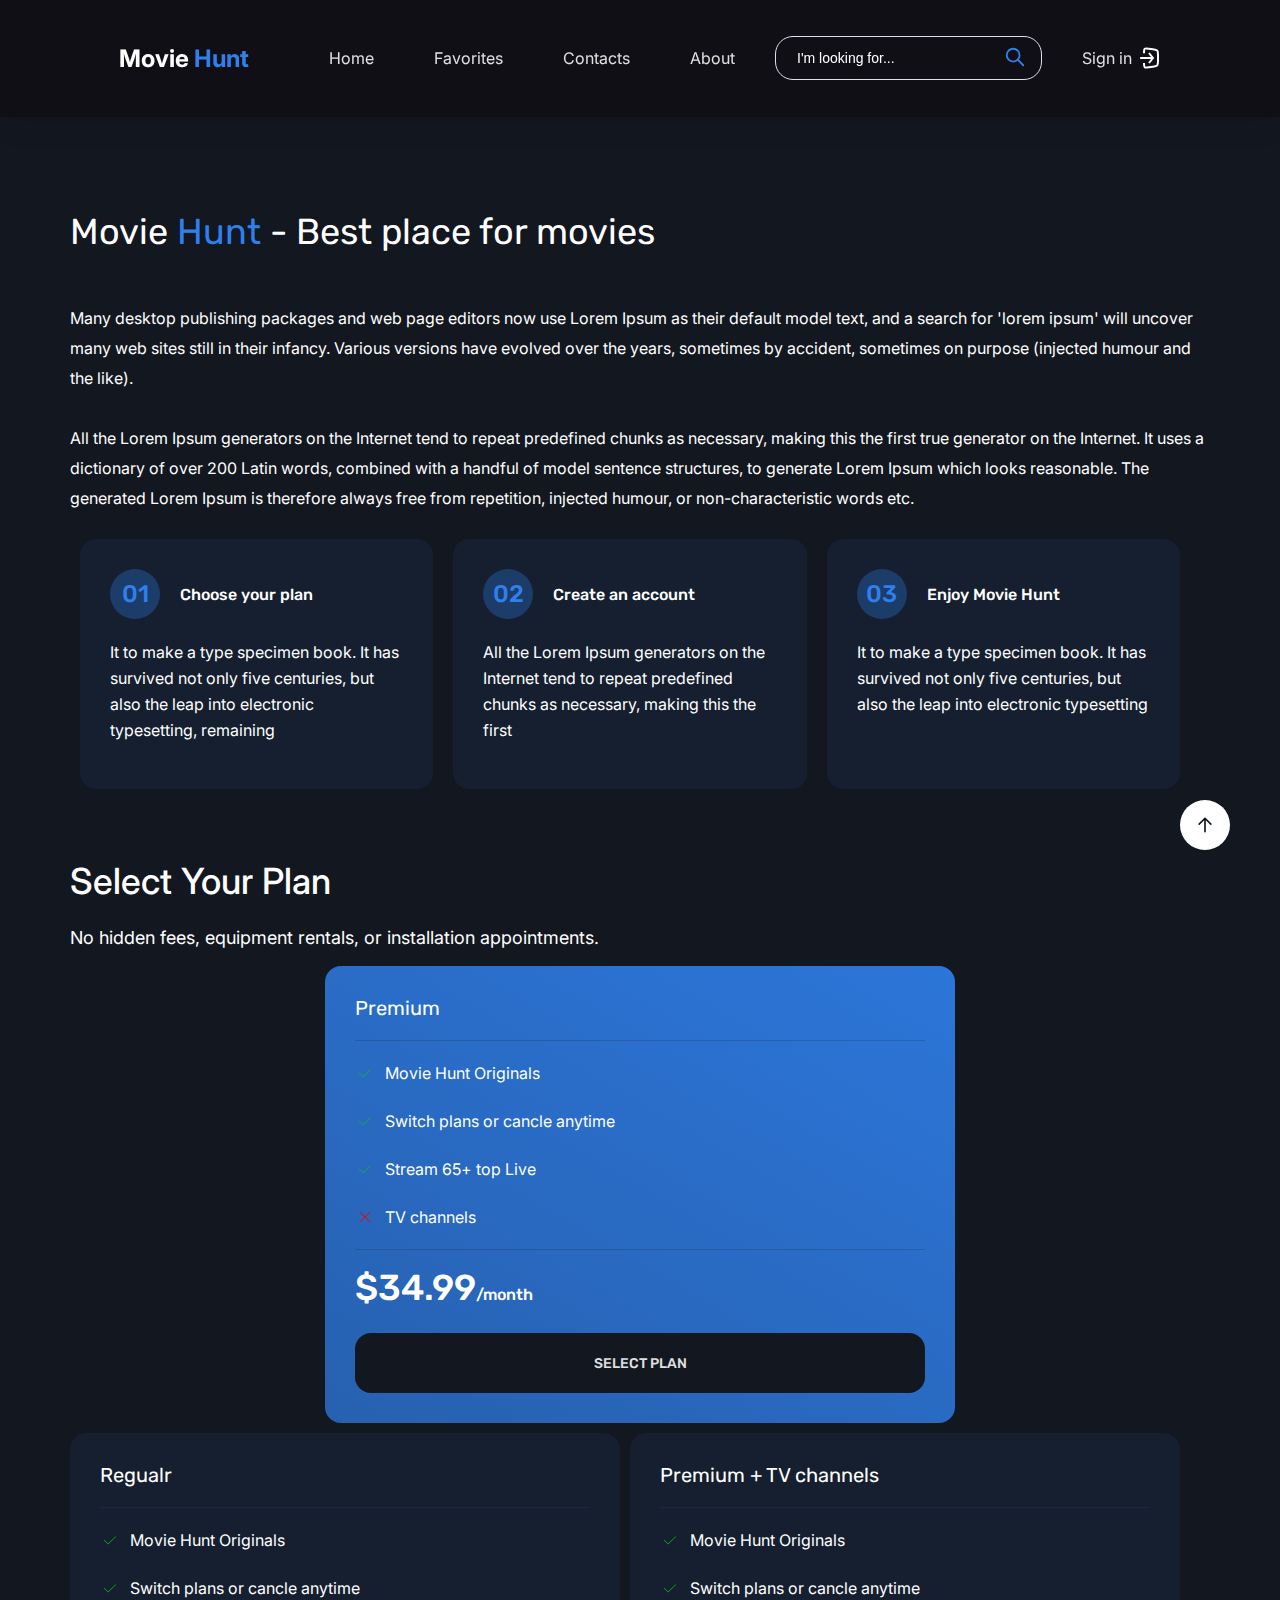
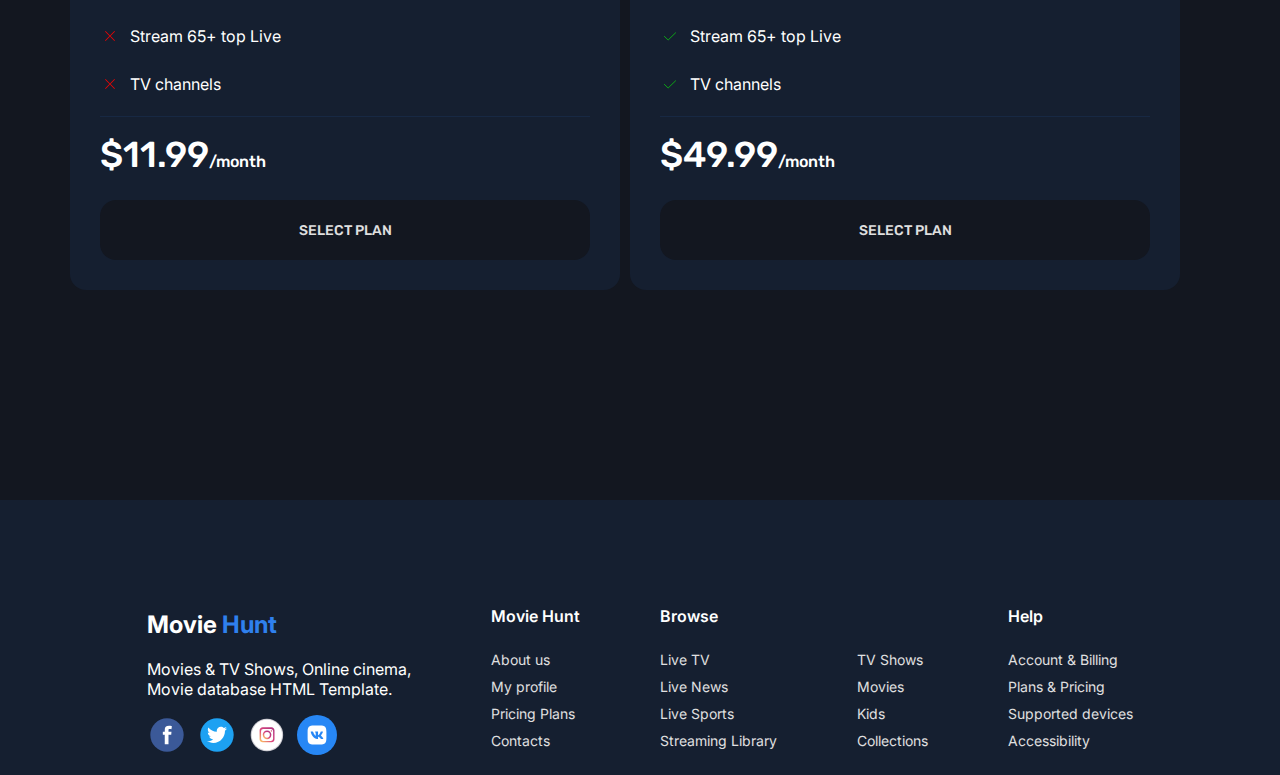
<file: pages/about.html>
<!DOCTYPE html>
<html lang="en">
  <head>
    <meta charset="UTF-8" />
    <meta name="viewport" content="width=device-width, initial-scale=1.0" />
    <title>About</title>
    <link rel="stylesheet" href="../assets/styles/app.css" />
    <link rel="stylesheet" href="../assets/styles/about.css" />
    <link rel="shortcut icon" href="./img/favicon.png" type="image/x-icon" />
  </head>
  <body>
    <header class="header">
      <div class="navbar">
        <h2 class="title">Movie <span>Hunt</span></h2>

        <ul class="nav-list">
          <li class="nav-item">
            <a href="../index.html" class="nav-link">Home</a>
          </li>
          <li class="nav-item">
            <a href="./favorites.html" class="nav-link">Favorites</a>
          </li>
          <li class="nav-item">
            <a href="./contacts.html" class="nav-link">Contacts</a>
          </li>
          <li class="nav-item"><a href="#" class="nav-link">About</a></li>
        </ul>
        <div class="search-bar">
          <input
            type="text"
            class="search"
            id="search1"
            placeholder="I'm looking for..."
          />
          <button class="search-btn">
            <svg
              width="22px"
              height="22px"
              viewBox="0 0 24 24"
              fill="none"
              xmlns="http://www.w3.org/2000/svg"
            >
              <g id="SVGRepo_bgCarrier" stroke-width="0"></g>
              <g
                id="SVGRepo_tracerCarrier"
                stroke-linecap="round"
                stroke-linejoin="round"
              ></g>
              <g id="SVGRepo_iconCarrier">
                <path
                  d="M14.9536 14.9458L21 21M17 10C17 13.866 13.866 17 10 17C6.13401 17 3 13.866 3 10C3 6.13401 6.13401 3 10 3C13.866 3 17 6.13401 17 10Z"
                  stroke="#2f80ed"
                  stroke-width="2"
                  stroke-linecap="round"
                  stroke-linejoin="round"
                ></path>
              </g>
            </svg>
          </button>
        </div>
        <div class="sign-in" href="./pages/signIn.html">
          <button class="drawer-btn" id="drawer-btn">
            <svg
              width="20px"
              height="20px"
              viewBox="0 0 24 24"
              fill="none"
              xmlns="http://www.w3.org/2000/svg"
            >
              <g id="SVGRepo_bgCarrier" stroke-width="0"></g>
              <g
                id="SVGRepo_tracerCarrier"
                stroke-linecap="round"
                stroke-linejoin="round"
              ></g>
              <g id="SVGRepo_iconCarrier">
                <path
                  d="M4 6H20M4 12H20M4 18H20"
                  stroke="#ffffff"
                  stroke-width="2"
                  stroke-linecap="round"
                  stroke-linejoin="round"
                ></path>
              </g>
            </svg>
          </button>
          <div><a href="./signIn.html" class="nav-link">Sign in</a></div>
          <svg
            width="24px"
            height="24px"
            viewBox="0 0 24 24"
            fill="none"
            xmlns="http://www.w3.org/2000/svg"
          >
            <g id="SVGRepo_bgCarrier" stroke-width="0"></g>
            <g
              id="SVGRepo_tracerCarrier"
              stroke-linecap="round"
              stroke-linejoin="round"
            ></g>
            <g id="SVGRepo_iconCarrier">
              <path
                d="M7 7.13193V6.61204C7 4.46614 7 3.3932 7.6896 2.79511C8.37919 2.19703 9.44136 2.34877 11.5657 2.65224L15.8485 3.26408C18.3047 3.61495 19.5327 3.79039 20.2664 4.63628C21 5.48217 21 6.72271 21 9.20377V14.7962C21 17.2773 21 18.5178 20.2664 19.3637C19.5327 20.2096 18.3047 20.385 15.8485 20.7359L11.5657 21.3478C9.44136 21.6512 8.37919 21.803 7.6896 21.2049C7 20.6068 7 19.5339 7 17.388V17.066"
                stroke="#ffffff"
                stroke-width="2"
              ></path>
              <path
                class="sign-in-logo"
                d="M16 12L16.7809 11.3753L17.2806 12L16.7809 12.6247L16 12ZM4 13C3.44771 13 3 12.5523 3 12C3 11.4477 3.44771 11 4 11V13ZM12.7809 6.3753L16.7809 11.3753L15.2191 12.6247L11.2191 7.6247L12.7809 6.3753ZM16.7809 12.6247L12.7809 17.6247L11.2191 16.3753L15.2191 11.3753L16.7809 12.6247ZM16 13H4V11H16V13Z"
                fill="#ffffff"
              ></path>
            </g>
          </svg>
        </div>
      </div>
    </header>
    <div id="drawer" class="drawer">
      <button class="close" id="close">
        <svg
          width="25px"
          height="25px"
          viewBox="0 0 24 24"
          fill="none"
          xmlns="http://www.w3.org/2000/svg"
        >
          <g id="SVGRepo_bgCarrier" stroke-width="0"></g>
          <g
            id="SVGRepo_tracerCarrier"
            stroke-linecap="round"
            stroke-linejoin="round"
          ></g>
          <g id="SVGRepo_iconCarrier">
            <path
              d="M20.7457 3.32851C20.3552 2.93798 19.722 2.93798 19.3315 3.32851L12.0371 10.6229L4.74275
             3.32851C4.35223 2.93798 3.71906 2.93798 3.32854 3.32851C2.93801 3.71903 2.93801 4.3522 3.32854 4.74272L10.6229 
             12.0371L3.32856 19.3314C2.93803 19.722 2.93803 20.3551 3.32856 20.7457C3.71908 21.1362 4.35225 21.1362 4.74277 
             20.7457L12.0371 13.4513L19.3315 20.7457C19.722 21.1362 20.3552 21.1362 20.7457 20.7457C21.1362 20.3551 21.1362 19.722 
             20.7457 19.3315L13.4513 12.0371L20.7457 4.74272C21.1362 4.3522 21.1362 3.71903 20.7457 3.32851Z"
              fill="#ffffff"
            ></path>
          </g>
        </svg>
      </button>
      <div class="search-bar">
        <input
          type="text"
          class="search"
          id="search1"
          placeholder="I'm looking for..."
        />
      </div>
      <ul class="nav-list">
        <li class="nav-item">
          <a href="../index.html" class="nav-link">Home</a>
        </li>
        <li class="nav-item">
          <a href="./favorites.html" class="nav-link">Favorites</a>
        </li>
        <li class="nav-item">
          <a href="./contacts.html" class="nav-link">Contacts</a>
        </li>
        <li class="nav-item">
          <a href="./about.html" class="nav-link">About</a>
        </li>
      </ul>
    </div>

    <div class="container">
      <section class="desc-sec" id="hero">
        <h1 class="title">Movie <span>Hunt</span> - Best place for movies</h1>
        <p>
          Many desktop publishing packages and web page editors now use Lorem
          Ipsum as their default model text, and a search for 'lorem ipsum' will
          uncover many web sites still in their infancy. Various versions have
          evolved over the years, sometimes by accident, sometimes on purpose
          (injected humour and the like). <br />
          <br />
          All the Lorem Ipsum generators on the Internet tend to repeat
          predefined chunks as necessary, making this the first true generator
          on the Internet. It uses a dictionary of over 200 Latin words,
          combined with a handful of model sentence structures, to generate
          Lorem Ipsum which looks reasonable. The generated Lorem Ipsum is
          therefore always free from repetition, injected humour, or
          non-characteristic words etc.
        </p>

        <div class="steps-cont">
          <div class="step">
            <div class="title">
              <div class="step-number">01</div>
              <span class="">Choose your plan</span>
            </div>
            <p class="step-desc">
              It to make a type specimen book. It has survived not only five
              centuries, but also the leap into electronic typesetting,
              remaining
            </p>
          </div>
          <div class="step">
            <div class="title">
              <div class="step-number">02</div>
              <span class="">Create an account</span>
            </div>
            <p class="step-desc">
              All the Lorem Ipsum generators on the Internet tend to repeat
              predefined chunks as necessary, making this the first
            </p>
          </div>
          <div class="step">
            <div class="title">
              <div class="step-number">03</div>
              <span class="">Enjoy Movie Hunt</span>
            </div>
            <p class="step-desc">
              It to make a type specimen book. It has survived not only five
              centuries, but also the leap into electronic typesetting
            </p>
          </div>
        </div>
      </section>

      <section class="plans-sec">
        <h1 class="sec-title">Select Your Plan</h1>
        <p>No hidden fees, equipment rentals, or installation appointments.</p>
        <div class="plans-container">
          <div class="plan-card">
            <h2 class="plan-title">Regualr</h2>

            <ul class="plan-list">
              <li class="plan-item">
                <svg
                  width="20px"
                  height="20px"
                  viewBox="0 -0.5 25 25"
                  fill="none"
                  xmlns="http://www.w3.org/2000/svg"
                  stroke="#1bc318"
                >
                  <g id="SVGRepo_bgCarrier" stroke-width="0"></g>
                  <g
                    id="SVGRepo_tracerCarrier"
                    stroke-linecap="round"
                    stroke-linejoin="round"
                  ></g>
                  <g id="SVGRepo_iconCarrier">
                    <path
                      d="M5.5 12.5L10.167 17L19.5 8"
                      stroke="#0ac70e"
                      stroke-width="0.975"
                      stroke-linecap="round"
                      stroke-linejoin="round"
                    ></path>
                  </g>
                </svg>
                Movie Hunt Originals
              </li>
              <li class="plan-item">
                <svg
                  width="20px"
                  height="20px"
                  viewBox="0 -0.5 25 25"
                  fill="none"
                  xmlns="http://www.w3.org/2000/svg"
                  stroke="#1bc318"
                >
                  <g id="SVGRepo_bgCarrier" stroke-width="0"></g>
                  <g
                    id="SVGRepo_tracerCarrier"
                    stroke-linecap="round"
                    stroke-linejoin="round"
                  ></g>
                  <g id="SVGRepo_iconCarrier">
                    <path
                      d="M5.5 12.5L10.167 17L19.5 8"
                      stroke="#0ac70e"
                      stroke-width="0.975"
                      stroke-linecap="round"
                      stroke-linejoin="round"
                    ></path>
                  </g>
                </svg>
                Switch plans or cancle anytime
              </li>
              <li class="plan-item">
                <svg
                  fill="#ed0707"
                  height="10px"
                  width="20px"
                  version="1.1"
                  id="Capa_1"
                  xmlns="http://www.w3.org/2000/svg"
                  xmlns:xlink="http://www.w3.org/1999/xlink"
                  viewBox="0 0 180.607 180.607"
                  xml:space="preserve"
                  stroke="#ed0707"
                >
                  <g id="SVGRepo_bgCarrier" stroke-width="0"></g>
                  <g
                    id="SVGRepo_tracerCarrier"
                    stroke-linecap="round"
                    stroke-linejoin="round"
                  ></g>
                  <g id="SVGRepo_iconCarrier">
                    <path
                      d="M180.607,10.607l-79.696,79.697l79.696,79.697L170,180.607l-79.696-79.696l-79.696,79.696L0,170.001l79.696-79.697L0,10.607 L10.607,0.001l79.696,79.696L170,0.001L180.607,10.607z"
                    ></path>
                  </g>
                </svg>
                Stream 65+ top Live
              </li>
              <li class="plan-item">
                <svg
                  fill="#ed0707"
                  height="10px"
                  width="20px"
                  version="1.1"
                  id="Capa_1"
                  xmlns="http://www.w3.org/2000/svg"
                  xmlns:xlink="http://www.w3.org/1999/xlink"
                  viewBox="0 0 180.607 180.607"
                  xml:space="preserve"
                  stroke="#ed0707"
                >
                  <g id="SVGRepo_bgCarrier" stroke-width="0"></g>
                  <g
                    id="SVGRepo_tracerCarrier"
                    stroke-linecap="round"
                    stroke-linejoin="round"
                  ></g>
                  <g id="SVGRepo_iconCarrier">
                    <path
                      d="M180.607,10.607l-79.696,79.697l79.696,79.697L170,180.607l-79.696-79.696l-79.696,79.696L0,170.001l79.696-79.697L0,10.607 L10.607,0.001l79.696,79.696L170,0.001L180.607,10.607z"
                    ></path>
                  </g>
                </svg>
                TV channels
              </li>
            </ul>

            <p class="plan-price">$11.99<span>/month</span></p>
            <button class="plan-btn">SELECT PLAN</button>
          </div>

          <div class="plan-card premium">
            <h2 class="plan-title">Premium</h2>

            <ul class="plan-list">
              <li class="plan-item">
                <svg
                  width="20px"
                  height="20px"
                  viewBox="0 -0.5 25 25"
                  fill="none"
                  xmlns="http://www.w3.org/2000/svg"
                  stroke="#1bc318"
                >
                  <g id="SVGRepo_bgCarrier" stroke-width="0"></g>
                  <g
                    id="SVGRepo_tracerCarrier"
                    stroke-linecap="round"
                    stroke-linejoin="round"
                  ></g>
                  <g id="SVGRepo_iconCarrier">
                    <path
                      d="M5.5 12.5L10.167 17L19.5 8"
                      stroke="#0ac70e"
                      stroke-width="0.975"
                      stroke-linecap="round"
                      stroke-linejoin="round"
                    ></path>
                  </g>
                </svg>
                Movie Hunt Originals
              </li>
              <li class="plan-item">
                <svg
                  width="20px"
                  height="20px"
                  viewBox="0 -0.5 25 25"
                  fill="none"
                  xmlns="http://www.w3.org/2000/svg"
                  stroke="#1bc318"
                >
                  <g id="SVGRepo_bgCarrier" stroke-width="0"></g>
                  <g
                    id="SVGRepo_tracerCarrier"
                    stroke-linecap="round"
                    stroke-linejoin="round"
                  ></g>
                  <g id="SVGRepo_iconCarrier">
                    <path
                      d="M5.5 12.5L10.167 17L19.5 8"
                      stroke="#0ac70e"
                      stroke-width="0.975"
                      stroke-linecap="round"
                      stroke-linejoin="round"
                    ></path>
                  </g>
                </svg>
                Switch plans or cancle anytime
              </li>
              <li class="plan-item">
                <svg
                  width="20px"
                  height="20px"
                  viewBox="0 -0.5 25 25"
                  fill="none"
                  xmlns="http://www.w3.org/2000/svg"
                  stroke="#1bc318"
                >
                  <g id="SVGRepo_bgCarrier" stroke-width="0"></g>
                  <g
                    id="SVGRepo_tracerCarrier"
                    stroke-linecap="round"
                    stroke-linejoin="round"
                  ></g>
                  <g id="SVGRepo_iconCarrier">
                    <path
                      d="M5.5 12.5L10.167 17L19.5 8"
                      stroke="#0ac70e"
                      stroke-width="0.975"
                      stroke-linecap="round"
                      stroke-linejoin="round"
                    ></path>
                  </g>
                </svg>
                Stream 65+ top Live
              </li>
              <li class="plan-item">
                <svg
                  fill="#ed0707"
                  height="10px"
                  width="20px"
                  version="1.1"
                  id="Capa_1"
                  xmlns="http://www.w3.org/2000/svg"
                  xmlns:xlink="http://www.w3.org/1999/xlink"
                  viewBox="0 0 180.607 180.607"
                  xml:space="preserve"
                  stroke="#ed0707"
                >
                  <g id="SVGRepo_bgCarrier" stroke-width="0"></g>
                  <g
                    id="SVGRepo_tracerCarrier"
                    stroke-linecap="round"
                    stroke-linejoin="round"
                  ></g>
                  <g id="SVGRepo_iconCarrier">
                    <path
                      d="M180.607,10.607l-79.696,79.697l79.696,79.697L170,180.607l-79.696-79.696l-79.696,79.696L0,170.001l79.696-79.697L0,10.607 L10.607,0.001l79.696,79.696L170,0.001L180.607,10.607z"
                    ></path>
                  </g>
                </svg>
                TV channels
              </li>
            </ul>

            <p class="plan-price">$34.99<span>/month</span></p>
            <button class="plan-btn">SELECT PLAN</button>
          </div>
          <div class="plan-card">
            <h2 class="plan-title">Premium + TV channels</h2>

            <ul class="plan-list">
              <li class="plan-item">
                <svg
                  width="20px"
                  height="20px"
                  viewBox="0 -0.5 25 25"
                  fill="none"
                  xmlns="http://www.w3.org/2000/svg"
                  stroke="#1bc318"
                >
                  <g id="SVGRepo_bgCarrier" stroke-width="0"></g>
                  <g
                    id="SVGRepo_tracerCarrier"
                    stroke-linecap="round"
                    stroke-linejoin="round"
                  ></g>
                  <g id="SVGRepo_iconCarrier">
                    <path
                      d="M5.5 12.5L10.167 17L19.5 8"
                      stroke="#0ac70e"
                      stroke-width="0.975"
                      stroke-linecap="round"
                      stroke-linejoin="round"
                    ></path>
                  </g>
                </svg>
                Movie Hunt Originals
              </li>
              <li class="plan-item">
                <svg
                  width="20px"
                  height="20px"
                  viewBox="0 -0.5 25 25"
                  fill="none"
                  xmlns="http://www.w3.org/2000/svg"
                  stroke="#1bc318"
                >
                  <g id="SVGRepo_bgCarrier" stroke-width="0"></g>
                  <g
                    id="SVGRepo_tracerCarrier"
                    stroke-linecap="round"
                    stroke-linejoin="round"
                  ></g>
                  <g id="SVGRepo_iconCarrier">
                    <path
                      d="M5.5 12.5L10.167 17L19.5 8"
                      stroke="#0ac70e"
                      stroke-width="0.975"
                      stroke-linecap="round"
                      stroke-linejoin="round"
                    ></path>
                  </g>
                </svg>
                Switch plans or cancle anytime
              </li>
              <li class="plan-item">
                <svg
                  width="20px"
                  height="20px"
                  viewBox="0 -0.5 25 25"
                  fill="none"
                  xmlns="http://www.w3.org/2000/svg"
                  stroke="#1bc318"
                >
                  <g id="SVGRepo_bgCarrier" stroke-width="0"></g>
                  <g
                    id="SVGRepo_tracerCarrier"
                    stroke-linecap="round"
                    stroke-linejoin="round"
                  ></g>
                  <g id="SVGRepo_iconCarrier">
                    <path
                      d="M5.5 12.5L10.167 17L19.5 8"
                      stroke="#0ac70e"
                      stroke-width="0.975"
                      stroke-linecap="round"
                      stroke-linejoin="round"
                    ></path>
                  </g>
                </svg>
                Stream 65+ top Live
              </li>
              <li class="plan-item">
                <svg
                  width="20px"
                  height="20px"
                  viewBox="0 -0.5 25 25"
                  fill="none"
                  xmlns="http://www.w3.org/2000/svg"
                  stroke="#1bc318"
                >
                  <g id="SVGRepo_bgCarrier" stroke-width="0"></g>
                  <g
                    id="SVGRepo_tracerCarrier"
                    stroke-linecap="round"
                    stroke-linejoin="round"
                  ></g>
                  <g id="SVGRepo_iconCarrier">
                    <path
                      d="M5.5 12.5L10.167 17L19.5 8"
                      stroke="#0ac70e"
                      stroke-width="0.975"
                      stroke-linecap="round"
                      stroke-linejoin="round"
                    ></path>
                  </g>
                </svg>
                TV channels
              </li>
            </ul>

            <p class="plan-price">$49.99<span>/month</span></p>
            <button class="plan-btn">SELECT PLAN</button>
          </div>
        </div>
      </section>
    </div>

    <footer class="footer">
      <div class="footer-content">
        <div class="social-col">
          <h2 class="social-icon">Movie <span>Hunt</span></h2>
          <p>
            Movies & TV Shows, Online cinema,
            <br />
            Movie database HTML Template.
          </p>
          <ul class="social-list">
            <li class="social-item">
              <svg
                width="40px"
                height="40px"
                viewBox="0 0 48 48"
                fill="none"
                xmlns="http://www.w3.org/2000/svg"
              >
                <g id="SVGRepo_bgCarrier" stroke-width="0"></g>
                <g
                  id="SVGRepo_tracerCarrier"
                  stroke-linecap="round"
                  stroke-linejoin="round"
                ></g>
                <g id="SVGRepo_iconCarrier">
                  <circle cx="24" cy="24" r="20" fill="#3B5998"></circle>
                  <path
                    fill-rule="evenodd"
                    clip-rule="evenodd"
                    d="M29.315 16.9578C28.6917 16.8331 27.8498 16.74 27.3204 16.74C25.8867 16.74 25.7936 17.3633 25.7936 18.3607V20.1361H29.3774L29.065 23.8137H25.7936V35H21.3063V23.8137H19V20.1361H21.3063V17.8613C21.3063 14.7453 22.7708 13 26.4477 13C27.7252 13 28.6602 13.187 29.8753 13.4363L29.315 16.9578Z"
                    fill="white"
                  ></path>
                </g>
              </svg>
            </li>
            <li class="social-item">
              <svg
                width="40px"
                height="40px"
                viewBox="0 0 48 48"
                fill="none"
                xmlns="http://www.w3.org/2000/svg"
              >
                <g id="SVGRepo_bgCarrier" stroke-width="0"></g>
                <g
                  id="SVGRepo_tracerCarrier"
                  stroke-linecap="round"
                  stroke-linejoin="round"
                ></g>
                <g id="SVGRepo_iconCarrier">
                  <circle cx="24" cy="24" r="20" fill="#1DA1F2"></circle>
                  <path
                    fill-rule="evenodd"
                    clip-rule="evenodd"
                    d="M36 16.3086C35.1177 16.7006 34.1681 16.9646 33.1722 17.0838C34.1889 16.4742 34.9697 15.5095 35.3368 14.36C34.3865 14.9247 33.3314 15.3335 32.2107 15.5551C31.3123 14.5984 30.0316 14 28.6165 14C25.8975 14 23.6928 16.2047 23.6928 18.9237C23.6928 19.3092 23.7368 19.6852 23.8208 20.046C19.7283 19.8412 16.1005 17.8805 13.6719 14.9015C13.2479 15.6287 13.0055 16.4742 13.0055 17.3766C13.0055 19.0845 13.8735 20.5916 15.1958 21.4747C14.3878 21.4491 13.6295 21.2275 12.9647 20.8587V20.9203C12.9647 23.3066 14.663 25.296 16.9141 25.7496C16.5013 25.8616 16.0661 25.9224 15.6174 25.9224C15.2998 25.9224 14.991 25.8912 14.6902 25.8336C15.3166 27.7895 17.1357 29.2134 19.2899 29.2534C17.6052 30.5733 15.4822 31.3612 13.1751 31.3612C12.7767 31.3612 12.3848 31.338 12 31.2916C14.1791 32.6884 16.7669 33.5043 19.5475 33.5043C28.6037 33.5043 33.5562 26.0016 33.5562 19.4956C33.5562 19.282 33.5522 19.0693 33.5418 18.8589C34.5049 18.1629 35.34 17.2958 36 16.3086Z"
                    fill="white"
                  ></path>
                </g>
              </svg>
            </li>
            <li class="social-item">
              <svg
                width="40px"
                height="40px"
                viewBox="0 0 512 512"
                data-name="Слой 1"
                id="Слой_1"
                xmlns="http://www.w3.org/2000/svg"
                xmlns:xlink="http://www.w3.org/1999/xlink"
                fill="#000000"
              >
                <g id="SVGRepo_bgCarrier" stroke-width="0"></g>
                <g
                  id="SVGRepo_tracerCarrier"
                  stroke-linecap="round"
                  stroke-linejoin="round"
                ></g>
                <g id="SVGRepo_iconCarrier">
                  <defs>
                    <style>
                      .cls-1 {
                        fill: #cdccd2;
                      }

                      .cls-2 {
                        fill: #ffffff;
                      }

                      .cls-3 {
                        opacity: 0.79;
                      }

                      .cls-4 {
                        fill: url(#linear-gradient);
                      }

                      .cls-5 {
                        fill: url(#linear-gradient-2);
                      }

                      .cls-6 {
                        fill: url(#linear-gradient-3);
                      }
                    </style>
                    <linearGradient
                      gradientUnits="userSpaceOnUse"
                      id="linear-gradient"
                      x1="305.31"
                      x2="318.59"
                      y1="210.09"
                      y2="196.81"
                    >
                      <stop offset="0" stop-color="#fbb03b"></stop>
                      <stop offset="0.19" stop-color="#ea6d48"></stop>
                      <stop offset="0.44" stop-color="#d4145a"></stop>
                      <stop offset="0.64" stop-color="#bb0b5b"></stop>
                      <stop offset="0.86" stop-color="#a6035d"></stop>
                      <stop offset="1" stop-color="#9e005d"></stop>
                    </linearGradient>
                    <linearGradient
                      id="linear-gradient-2"
                      x1="172.97"
                      x2="340.88"
                      xlink:href="#linear-gradient"
                      y1="337.59"
                      y2="169.68"
                    ></linearGradient>
                    <linearGradient
                      id="linear-gradient-3"
                      x1="217.29"
                      x2="295.71"
                      xlink:href="#linear-gradient"
                      y1="293.12"
                      y2="214.7"
                    ></linearGradient>
                  </defs>
                  <title></title>
                  <circle class="cls-1" cx="255" cy="256" r="207.77"></circle>
                  <circle
                    class="cls-2"
                    cx="254.68"
                    cy="256.04"
                    r="194.41"
                  ></circle>
                  <g class="cls-3">
                    <circle
                      class="cls-4"
                      cx="311.95"
                      cy="203.45"
                      r="9.39"
                    ></circle>
                    <path
                      class="cls-5"
                      d="M313.44,158H201.24C179.51,158,161,175.94,161,197.68v112.2c0,21.73,18.51,39.13,40.24,39.13h112.2c21.74,0,38.56-17.39,38.56-39.13V197.68C352,175.94,335.18,158,313.44,158ZM334,304.42A27.2,27.2,0,0,1,306.43,332H208.26C192.73,332,180,319.94,180,304.42V206.24A28.35,28.35,0,0,1,208.26,178h98.16C322,178,334,190.72,334,206.24v98.17Z"
                    ></path>
                    <path
                      class="cls-6"
                      d="M256.5,198.46a55.45,55.45,0,1,0,55.45,55.45A55.45,55.45,0,0,0,256.5,198.46Zm0,91.54a36.09,36.09,0,1,1,36.09-36.09A36.1,36.1,0,0,1,256.5,290Z"
                    ></path>
                  </g>
                </g>
              </svg>
            </li>
            <li class="social-item">
              <svg
                width="40px"
                height="40px"
                viewBox="0 0 1024 1024"
                xmlns="http://www.w3.org/2000/svg"
                fill="#000000"
              >
                <g id="SVGRepo_bgCarrier" stroke-width="0"></g>
                <g
                  id="SVGRepo_tracerCarrier"
                  stroke-linecap="round"
                  stroke-linejoin="round"
                ></g>
                <g id="SVGRepo_iconCarrier">
                  <circle
                    cx="512"
                    cy="512"
                    r="512"
                    style="fill: #2787f5"
                  ></circle>
                  <path
                    d="M585.83 271.5H438.17c-134.76 0-166.67 31.91-166.67 166.67v147.66c0 134.76 31.91 166.67 166.67 166.67h147.66c134.76 0 166.67-31.91 166.67-166.67V438.17c0-134.76-32.25-166.67-166.67-166.67zm74 343.18h-35c-13.24 0-17.31-10.52-41.07-34.62-20.71-20-29.87-22.74-35-22.74-7.13 0-9.17 2-9.17 11.88v31.57c0 8.49-2.72 13.58-25.12 13.58-37 0-78.07-22.4-106.93-64.16-43.45-61.1-55.33-106.93-55.33-116.43 0-5.09 2-9.84 11.88-9.84h35c8.83 0 12.22 4.07 15.61 13.58 17.31 49.9 46.17 93.69 58 93.69 4.41 0 6.45-2 6.45-13.24v-51.6c-1.36-23.76-13.92-25.8-13.92-34.28 0-4.07 3.39-8.15 8.83-8.15h55c7.47 0 10.18 4.07 10.18 12.9v69.58c0 7.47 3.39 10.18 5.43 10.18 4.41 0 8.15-2.72 16.29-10.86 25.12-28.17 43.11-71.62 43.11-71.62 2.38-5.09 6.45-9.84 15.28-9.84h35c10.52 0 12.9 5.43 10.52 12.9-4.41 20.37-47.18 80.79-47.18 80.79-3.73 6.11-5.09 8.83 0 15.61 3.73 5.09 16 15.61 24.1 25.12 14.94 17 26.48 31.23 29.53 41.07 3.45 9.84-1.65 14.93-11.49 14.93z"
                    style="fill: #fff"
                  ></path>
                </g>
              </svg>
            </li>
          </ul>
        </div>
        <ul class="nav-col">
          <li class="nav-title">Movie Hunt</li>
          <li class="nav-link">About us</li>
          <li class="nav-link">My profile</li>
          <li class="nav-link">Pricing Plans</li>
          <li class="nav-link">Contacts</li>
        </ul>
        <ul class="nav-col">
          <li class="nav-title">Browse</li>
          <li class="nav-link">Live TV</li>
          <li class="nav-link">Live News</li>
          <li class="nav-link">Live Sports</li>
          <li class="nav-link">Streaming Library</li>
        </ul>
        <ul class="nav-col">
          <li class="nav-title"><br /></li>
          <li class="nav-link">TV Shows</li>
          <li class="nav-link">Movies</li>
          <li class="nav-link">Kids</li>
          <li class="nav-link">Collections</li>
        </ul>
        <ul class="nav-col">
          <li class="nav-title">Help</li>
          <li class="nav-link">Account & Billing</li>
          <li class="nav-link">Plans & Pricing</li>
          <li class="nav-link">Supported devices</li>
          <li class="nav-link">Accessibility</li>
        </ul>
      </div>
    </footer>
    <a href="#hero" class="back-to-top">
      <svg
        width="20px"
        height="20px"
        viewBox="0 0 24 24"
        fill="none"
        xmlns="http://www.w3.org/2000/svg"
      >
        <g id="SVGRepo_bgCarrier" stroke-width="0"></g>
        <g
          id="SVGRepo_tracerCarrier"
          stroke-linecap="round"
          stroke-linejoin="round"
        ></g>
        <g id="SVGRepo_iconCarrier">
          <path
            fill-rule="evenodd"
            clip-rule="evenodd"
            d="M12 3C12.2652 3 12.5196 3.10536 12.7071 3.29289L19.7071 10.2929C20.0976 10.6834 20.0976 11.3166 19.7071 11.7071C19.3166 12.0976 
          18.6834 12.0976 18.2929 11.7071L13 6.41421V20C13 20.5523 12.5523 21 12 21C11.4477 21 11 20.5523 11 20V6.41421L5.70711 11.7071C5.31658 
          12.0976 4.68342 12.0976 4.29289 11.7071C3.90237 11.3166 3.90237 10.6834 4.29289 10.2929L11.2929 3.29289C11.4804 3.10536 11.7348 3 12 3Z"
            fill="#131720"
          ></path>
        </g>
      </svg>
    </a>
    <script src="../assets/js/drawer.js"></script>
  </body>
</html>
</file>
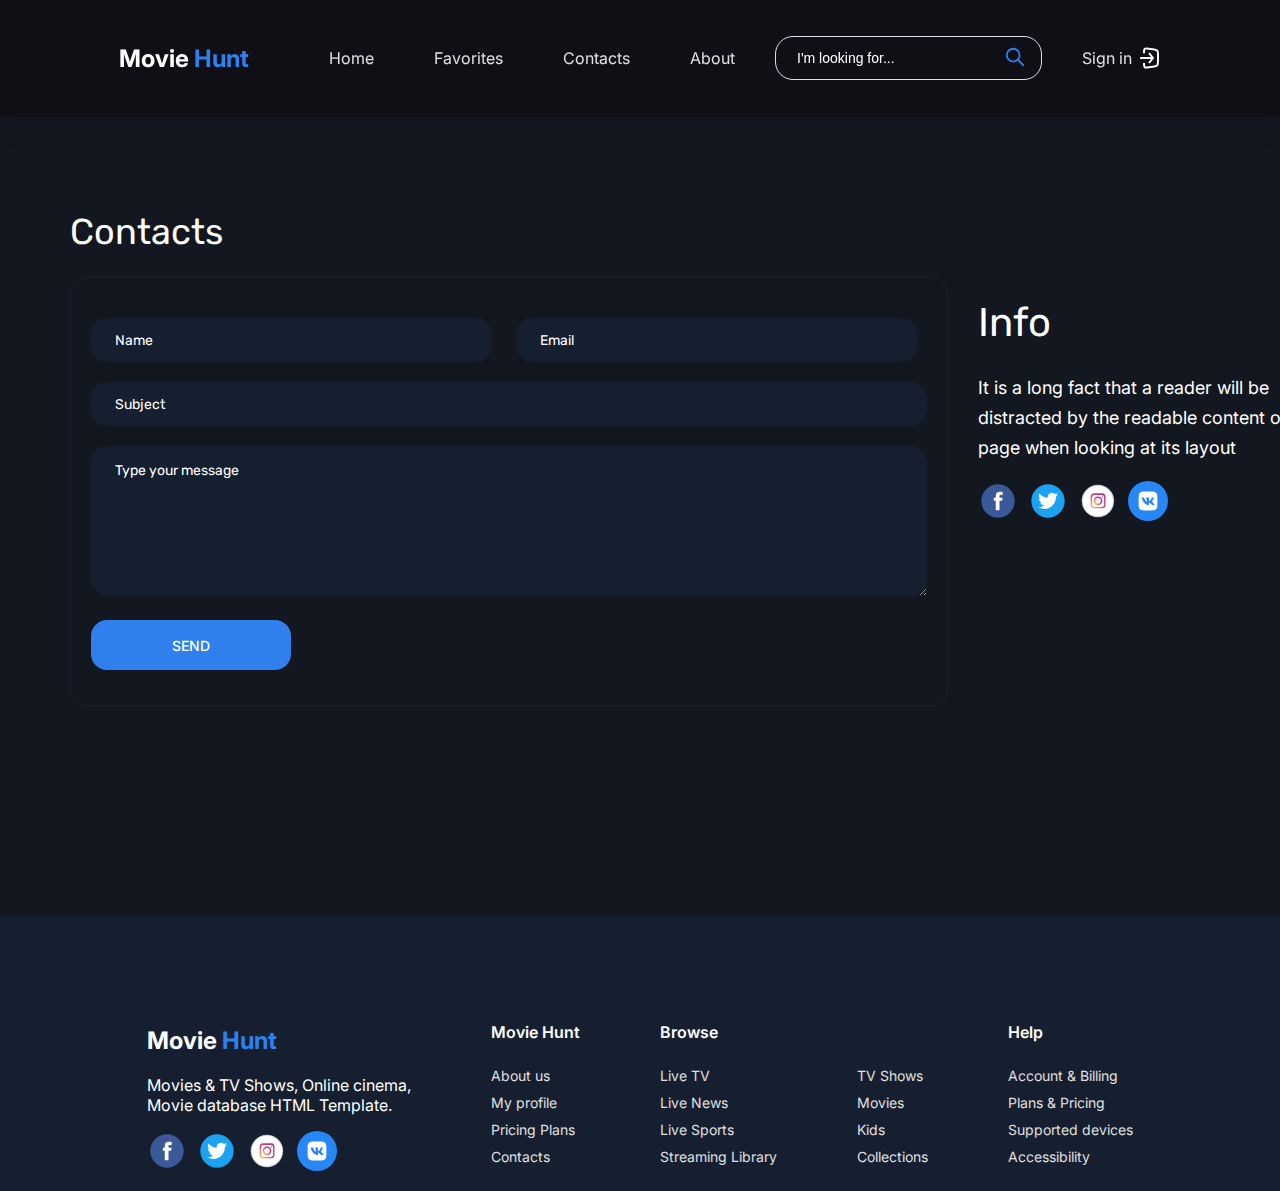
<file: pages/contacts.html>
<!DOCTYPE html>
<html lang="en">
  <head>
    <meta charset="UTF-8" />
    <meta name="viewport" content="width=device-width, initial-scale=1.0" />
    <link rel="stylesheet" href="../assets/styles/app.css" />
    <link rel="stylesheet" href="../assets/styles/contacts.css" />
    <link rel="shortcut icon" href="./img/favicon.png" type="image/x-icon" />
    <title>Contacts</title>
  </head>
  <body>
    <header class="header">
      <div class="navbar">
        <h2 class="title">Movie <span>Hunt</span></h2>

        <ul class="nav-list">
          <li class="nav-item">
            <a href="../index.html" class="nav-link">Home</a>
          </li>
          <li class="nav-item">
            <a href="./favorites.html" class="nav-link">Favorites</a>
          </li>
          <li class="nav-item">
            <a href="./contacts.html" class="nav-link">Contacts</a>
          </li>
          <li class="nav-item">
            <a href="./about.html" class="nav-link">About</a>
          </li>
        </ul>
        <div class="search-bar">
          <input
            type="text"
            class="search"
            id="search"
            placeholder="I'm looking for..."
          />
          <button class="search-btn">
            <svg
              width="22px"
              height="22px"
              viewBox="0 0 24 24"
              fill="none"
              xmlns="http://www.w3.org/2000/svg"
            >
              <g id="SVGRepo_bgCarrier" stroke-width="0"></g>
              <g
                id="SVGRepo_tracerCarrier"
                stroke-linecap="round"
                stroke-linejoin="round"
              ></g>
              <g id="SVGRepo_iconCarrier">
                <path
                  d="M14.9536 14.9458L21 21M17 10C17 13.866 13.866 17 10 17C6.13401 17 3 13.866 3 10C3 6.13401 6.13401 3 10 3C13.866 3 17 6.13401 17 10Z"
                  stroke="#2f80ed"
                  stroke-width="2"
                  stroke-linecap="round"
                  stroke-linejoin="round"
                ></path>
              </g>
            </svg>
          </button>
        </div>
        <div class="sign-in">
          <button class="drawer-btn" id="drawer-btn">
            <svg
              width="20px"
              height="20px"
              viewBox="0 0 24 24"
              fill="none"
              xmlns="http://www.w3.org/2000/svg"
            >
              <g id="SVGRepo_bgCarrier" stroke-width="0"></g>
              <g
                id="SVGRepo_tracerCarrier"
                stroke-linecap="round"
                stroke-linejoin="round"
              ></g>
              <g id="SVGRepo_iconCarrier">
                <path
                  d="M4 6H20M4 12H20M4 18H20"
                  stroke="#ffffff"
                  stroke-width="2"
                  stroke-linecap="round"
                  stroke-linejoin="round"
                ></path>
              </g>
            </svg>
          </button>
          <div><a href="./signIn.html" class="nav-link">Sign in</a></div>
          <svg
            width="24px"
            height="24px"
            viewBox="0 0 24 24"
            fill="none"
            xmlns="http://www.w3.org/2000/svg"
          >
            <g id="SVGRepo_bgCarrier" stroke-width="0"></g>
            <g
              id="SVGRepo_tracerCarrier"
              stroke-linecap="round"
              stroke-linejoin="round"
            ></g>
            <g id="SVGRepo_iconCarrier">
              <path
                d="M7 7.13193V6.61204C7 4.46614 7 3.3932 7.6896 2.79511C8.37919 2.19703 9.44136 2.34877 11.5657 2.65224L15.8485 3.26408C18.3047 3.61495 19.5327 3.79039 20.2664 4.63628C21 5.48217 21 6.72271 21 9.20377V14.7962C21 17.2773 21 18.5178 20.2664 19.3637C19.5327 20.2096 18.3047 20.385 15.8485 20.7359L11.5657 21.3478C9.44136 21.6512 8.37919 21.803 7.6896 21.2049C7 20.6068 7 19.5339 7 17.388V17.066"
                stroke="#ffffff"
                stroke-width="2"
              ></path>
              <path
                class="sign-in-logo"
                d="M16 12L16.7809 11.3753L17.2806 12L16.7809 12.6247L16 12ZM4 13C3.44771 13 3 12.5523 3 12C3 11.4477 3.44771 11 4 11V13ZM12.7809 6.3753L16.7809 11.3753L15.2191 12.6247L11.2191 7.6247L12.7809 6.3753ZM16.7809 12.6247L12.7809 17.6247L11.2191 16.3753L15.2191 11.3753L16.7809 12.6247ZM16 13H4V11H16V13Z"
                fill="#ffffff"
              ></path>
            </g>
          </svg>
        </div>
      </div>
    </header>
    <div id="drawer" class="drawer">
      <button class="close" id="close">
        <svg
          width="25px"
          height="25px"
          viewBox="0 0 24 24"
          fill="none"
          xmlns="http://www.w3.org/2000/svg"
        >
          <g id="SVGRepo_bgCarrier" stroke-width="0"></g>
          <g
            id="SVGRepo_tracerCarrier"
            stroke-linecap="round"
            stroke-linejoin="round"
          ></g>
          <g id="SVGRepo_iconCarrier">
            <path
              d="M20.7457 3.32851C20.3552 2.93798 19.722 2.93798 19.3315 3.32851L12.0371 10.6229L4.74275
             3.32851C4.35223 2.93798 3.71906 2.93798 3.32854 3.32851C2.93801 3.71903 2.93801 4.3522 3.32854 4.74272L10.6229 
             12.0371L3.32856 19.3314C2.93803 19.722 2.93803 20.3551 3.32856 20.7457C3.71908 21.1362 4.35225 21.1362 4.74277 
             20.7457L12.0371 13.4513L19.3315 20.7457C19.722 21.1362 20.3552 21.1362 20.7457 20.7457C21.1362 20.3551 21.1362 19.722 
             20.7457 19.3315L13.4513 12.0371L20.7457 4.74272C21.1362 4.3522 21.1362 3.71903 20.7457 3.32851Z"
              fill="#ffffff"
            ></path>
          </g>
        </svg>
      </button>
      <div class="search-bar">
        <input
          type="text"
          class="search"
          id="search1"
          placeholder="I'm looking for..."
        />
      </div>
      <ul class="nav-list">
        <li class="nav-item">
          <a href="../index.html" class="nav-link">Home</a>
        </li>
        <li class="nav-item">
          <a href="./favorites.html" class="nav-link">Favorites</a>
        </li>
        <li class="nav-item">
          <a href="./contact.html" class="nav-link">Contacts</a>
        </li>
        <li class="nav-item">
          <a href="./about.html" class="nav-link">About</a>
        </li>
      </ul>
    </div>
    <div class="container">
      <section class="contacts-sec">
        <h1 class="title">Contacts</h1>
        <div class="content">
          <form class="contact-form" action="">
            <input
              type="text"
              name="name"
              id="name"
              class="input"
              placeholder="Name"
            />
            <input
              type="email"
              name="email"
              id="email"
              class="input"
              placeholder="Email"
            />
            <input
              type="text"
              name="subject"
              id="subject"
              class="input"
              placeholder="Subject"
            />
            <textarea
              name="message"
              id="message"
              class="input"
              placeholder="Type your message"
            ></textarea>
            <button type="submit" class="btn">SEND</button>
          </form>

          <div class="info">
            <h1 class="title">Info</h1>
            <p>
              It is a long fact that a reader will be distracted by the readable
              content of a page when looking at its layout
            </p>
            <ul class="social-list">
              <li class="social-item">
                <svg
                  width="40px"
                  height="40px"
                  viewBox="0 0 48 48"
                  fill="none"
                  xmlns="http://www.w3.org/2000/svg"
                >
                  <g id="SVGRepo_bgCarrier" stroke-width="0"></g>
                  <g
                    id="SVGRepo_tracerCarrier"
                    stroke-linecap="round"
                    stroke-linejoin="round"
                  ></g>
                  <g id="SVGRepo_iconCarrier">
                    <circle cx="24" cy="24" r="20" fill="#3B5998"></circle>
                    <path
                      fill-rule="evenodd"
                      clip-rule="evenodd"
                      d="M29.315 16.9578C28.6917 16.8331 27.8498 16.74 27.3204 16.74C25.8867 16.74 25.7936 17.3633 25.7936 18.3607V20.1361H29.3774L29.065 23.8137H25.7936V35H21.3063V23.8137H19V20.1361H21.3063V17.8613C21.3063 14.7453 22.7708 13 26.4477 13C27.7252 13 28.6602 13.187 29.8753 13.4363L29.315 16.9578Z"
                      fill="white"
                    ></path>
                  </g>
                </svg>
              </li>
              <li class="social-item">
                <svg
                  width="40px"
                  height="40px"
                  viewBox="0 0 48 48"
                  fill="none"
                  xmlns="http://www.w3.org/2000/svg"
                >
                  <g id="SVGRepo_bgCarrier" stroke-width="0"></g>
                  <g
                    id="SVGRepo_tracerCarrier"
                    stroke-linecap="round"
                    stroke-linejoin="round"
                  ></g>
                  <g id="SVGRepo_iconCarrier">
                    <circle cx="24" cy="24" r="20" fill="#1DA1F2"></circle>
                    <path
                      fill-rule="evenodd"
                      clip-rule="evenodd"
                      d="M36 16.3086C35.1177 16.7006 34.1681 16.9646 33.1722 17.0838C34.1889 16.4742 34.9697 15.5095 35.3368 14.36C34.3865 14.9247 33.3314 15.3335 32.2107 15.5551C31.3123 14.5984 30.0316 14 28.6165 14C25.8975 14 23.6928 16.2047 23.6928 18.9237C23.6928 19.3092 23.7368 19.6852 23.8208 20.046C19.7283 19.8412 16.1005 17.8805 13.6719 14.9015C13.2479 15.6287 13.0055 16.4742 13.0055 17.3766C13.0055 19.0845 13.8735 20.5916 15.1958 21.4747C14.3878 21.4491 13.6295 21.2275 12.9647 20.8587V20.9203C12.9647 23.3066 14.663 25.296 16.9141 25.7496C16.5013 25.8616 16.0661 25.9224 15.6174 25.9224C15.2998 25.9224 14.991 25.8912 14.6902 25.8336C15.3166 27.7895 17.1357 29.2134 19.2899 29.2534C17.6052 30.5733 15.4822 31.3612 13.1751 31.3612C12.7767 31.3612 12.3848 31.338 12 31.2916C14.1791 32.6884 16.7669 33.5043 19.5475 33.5043C28.6037 33.5043 33.5562 26.0016 33.5562 19.4956C33.5562 19.282 33.5522 19.0693 33.5418 18.8589C34.5049 18.1629 35.34 17.2958 36 16.3086Z"
                      fill="white"
                    ></path>
                  </g>
                </svg>
              </li>
              <li class="social-item">
                <svg
                  width="40px"
                  height="40px"
                  viewBox="0 0 512 512"
                  data-name="Слой 1"
                  id="Слой_1"
                  xmlns="http://www.w3.org/2000/svg"
                  xmlns:xlink="http://www.w3.org/1999/xlink"
                  fill="#000000"
                >
                  <g id="SVGRepo_bgCarrier" stroke-width="0"></g>
                  <g
                    id="SVGRepo_tracerCarrier"
                    stroke-linecap="round"
                    stroke-linejoin="round"
                  ></g>
                  <g id="SVGRepo_iconCarrier">
                    <defs>
                      <style>
                        .cls-1 {
                          fill: #cdccd2;
                        }

                        .cls-2 {
                          fill: #ffffff;
                        }

                        .cls-3 {
                          opacity: 0.79;
                        }

                        .cls-4 {
                          fill: url(#linear-gradient);
                        }

                        .cls-5 {
                          fill: url(#linear-gradient-2);
                        }

                        .cls-6 {
                          fill: url(#linear-gradient-3);
                        }
                      </style>
                      <linearGradient
                        gradientUnits="userSpaceOnUse"
                        id="linear-gradient"
                        x1="305.31"
                        x2="318.59"
                        y1="210.09"
                        y2="196.81"
                      >
                        <stop offset="0" stop-color="#fbb03b"></stop>
                        <stop offset="0.19" stop-color="#ea6d48"></stop>
                        <stop offset="0.44" stop-color="#d4145a"></stop>
                        <stop offset="0.64" stop-color="#bb0b5b"></stop>
                        <stop offset="0.86" stop-color="#a6035d"></stop>
                        <stop offset="1" stop-color="#9e005d"></stop>
                      </linearGradient>
                      <linearGradient
                        id="linear-gradient-2"
                        x1="172.97"
                        x2="340.88"
                        xlink:href="#linear-gradient"
                        y1="337.59"
                        y2="169.68"
                      ></linearGradient>
                      <linearGradient
                        id="linear-gradient-3"
                        x1="217.29"
                        x2="295.71"
                        xlink:href="#linear-gradient"
                        y1="293.12"
                        y2="214.7"
                      ></linearGradient>
                    </defs>
                    <title></title>
                    <circle class="cls-1" cx="255" cy="256" r="207.77"></circle>
                    <circle
                      class="cls-2"
                      cx="254.68"
                      cy="256.04"
                      r="194.41"
                    ></circle>
                    <g class="cls-3">
                      <circle
                        class="cls-4"
                        cx="311.95"
                        cy="203.45"
                        r="9.39"
                      ></circle>
                      <path
                        class="cls-5"
                        d="M313.44,158H201.24C179.51,158,161,175.94,161,197.68v112.2c0,21.73,18.51,39.13,40.24,39.13h112.2c21.74,0,38.56-17.39,38.56-39.13V197.68C352,175.94,335.18,158,313.44,158ZM334,304.42A27.2,27.2,0,0,1,306.43,332H208.26C192.73,332,180,319.94,180,304.42V206.24A28.35,28.35,0,0,1,208.26,178h98.16C322,178,334,190.72,334,206.24v98.17Z"
                      ></path>
                      <path
                        class="cls-6"
                        d="M256.5,198.46a55.45,55.45,0,1,0,55.45,55.45A55.45,55.45,0,0,0,256.5,198.46Zm0,91.54a36.09,36.09,0,1,1,36.09-36.09A36.1,36.1,0,0,1,256.5,290Z"
                      ></path>
                    </g>
                  </g>
                </svg>
              </li>
              <li class="social-item">
                <svg
                  width="40px"
                  height="40px"
                  viewBox="0 0 1024 1024"
                  xmlns="http://www.w3.org/2000/svg"
                  fill="#000000"
                >
                  <g id="SVGRepo_bgCarrier" stroke-width="0"></g>
                  <g
                    id="SVGRepo_tracerCarrier"
                    stroke-linecap="round"
                    stroke-linejoin="round"
                  ></g>
                  <g id="SVGRepo_iconCarrier">
                    <circle
                      cx="512"
                      cy="512"
                      r="512"
                      style="fill: #2787f5"
                    ></circle>
                    <path
                      d="M585.83 271.5H438.17c-134.76 0-166.67 31.91-166.67 166.67v147.66c0 134.76 31.91 166.67 166.67 166.67h147.66c134.76 0 166.67-31.91 166.67-166.67V438.17c0-134.76-32.25-166.67-166.67-166.67zm74 343.18h-35c-13.24 0-17.31-10.52-41.07-34.62-20.71-20-29.87-22.74-35-22.74-7.13 0-9.17 2-9.17 11.88v31.57c0 8.49-2.72 13.58-25.12 13.58-37 0-78.07-22.4-106.93-64.16-43.45-61.1-55.33-106.93-55.33-116.43 0-5.09 2-9.84 11.88-9.84h35c8.83 0 12.22 4.07 15.61 13.58 17.31 49.9 46.17 93.69 58 93.69 4.41 0 6.45-2 6.45-13.24v-51.6c-1.36-23.76-13.92-25.8-13.92-34.28 0-4.07 3.39-8.15 8.83-8.15h55c7.47 0 10.18 4.07 10.18 12.9v69.58c0 7.47 3.39 10.18 5.43 10.18 4.41 0 8.15-2.72 16.29-10.86 25.12-28.17 43.11-71.62 43.11-71.62 2.38-5.09 6.45-9.84 15.28-9.84h35c10.52 0 12.9 5.43 10.52 12.9-4.41 20.37-47.18 80.79-47.18 80.79-3.73 6.11-5.09 8.83 0 15.61 3.73 5.09 16 15.61 24.1 25.12 14.94 17 26.48 31.23 29.53 41.07 3.45 9.84-1.65 14.93-11.49 14.93z"
                      style="fill: #fff"
                    ></path>
                  </g>
                </svg>
              </li>
            </ul>
          </div>
        </div>
      </section>
    </div>

    <footer class="footer">
      <div class="footer-content">
        <div class="social-col">
          <h2 class="social-icon">Movie <span>Hunt</span></h2>
          <p>
            Movies & TV Shows, Online cinema,
            <br />
            Movie database HTML Template.
          </p>
          <ul class="social-list">
            <li class="social-item">
              <svg
                width="40px"
                height="40px"
                viewBox="0 0 48 48"
                fill="none"
                xmlns="http://www.w3.org/2000/svg"
              >
                <g id="SVGRepo_bgCarrier" stroke-width="0"></g>
                <g
                  id="SVGRepo_tracerCarrier"
                  stroke-linecap="round"
                  stroke-linejoin="round"
                ></g>
                <g id="SVGRepo_iconCarrier">
                  <circle cx="24" cy="24" r="20" fill="#3B5998"></circle>
                  <path
                    fill-rule="evenodd"
                    clip-rule="evenodd"
                    d="M29.315 16.9578C28.6917 16.8331 27.8498 16.74 27.3204 16.74C25.8867 16.74 25.7936 17.3633 25.7936 18.3607V20.1361H29.3774L29.065 23.8137H25.7936V35H21.3063V23.8137H19V20.1361H21.3063V17.8613C21.3063 14.7453 22.7708 13 26.4477 13C27.7252 13 28.6602 13.187 29.8753 13.4363L29.315 16.9578Z"
                    fill="white"
                  ></path>
                </g>
              </svg>
            </li>
            <li class="social-item">
              <svg
                width="40px"
                height="40px"
                viewBox="0 0 48 48"
                fill="none"
                xmlns="http://www.w3.org/2000/svg"
              >
                <g id="SVGRepo_bgCarrier" stroke-width="0"></g>
                <g
                  id="SVGRepo_tracerCarrier"
                  stroke-linecap="round"
                  stroke-linejoin="round"
                ></g>
                <g id="SVGRepo_iconCarrier">
                  <circle cx="24" cy="24" r="20" fill="#1DA1F2"></circle>
                  <path
                    fill-rule="evenodd"
                    clip-rule="evenodd"
                    d="M36 16.3086C35.1177 16.7006 34.1681 16.9646 33.1722 17.0838C34.1889 16.4742 34.9697 15.5095 35.3368 14.36C34.3865 14.9247 33.3314 15.3335 32.2107 15.5551C31.3123 14.5984 30.0316 14 28.6165 14C25.8975 14 23.6928 16.2047 23.6928 18.9237C23.6928 19.3092 23.7368 19.6852 23.8208 20.046C19.7283 19.8412 16.1005 17.8805 13.6719 14.9015C13.2479 15.6287 13.0055 16.4742 13.0055 17.3766C13.0055 19.0845 13.8735 20.5916 15.1958 21.4747C14.3878 21.4491 13.6295 21.2275 12.9647 20.8587V20.9203C12.9647 23.3066 14.663 25.296 16.9141 25.7496C16.5013 25.8616 16.0661 25.9224 15.6174 25.9224C15.2998 25.9224 14.991 25.8912 14.6902 25.8336C15.3166 27.7895 17.1357 29.2134 19.2899 29.2534C17.6052 30.5733 15.4822 31.3612 13.1751 31.3612C12.7767 31.3612 12.3848 31.338 12 31.2916C14.1791 32.6884 16.7669 33.5043 19.5475 33.5043C28.6037 33.5043 33.5562 26.0016 33.5562 19.4956C33.5562 19.282 33.5522 19.0693 33.5418 18.8589C34.5049 18.1629 35.34 17.2958 36 16.3086Z"
                    fill="white"
                  ></path>
                </g>
              </svg>
            </li>
            <li class="social-item">
              <svg
                width="40px"
                height="40px"
                viewBox="0 0 512 512"
                data-name="Слой 1"
                id="Слой_1"
                xmlns="http://www.w3.org/2000/svg"
                xmlns:xlink="http://www.w3.org/1999/xlink"
                fill="#000000"
              >
                <g id="SVGRepo_bgCarrier" stroke-width="0"></g>
                <g
                  id="SVGRepo_tracerCarrier"
                  stroke-linecap="round"
                  stroke-linejoin="round"
                ></g>
                <g id="SVGRepo_iconCarrier">
                  <defs>
                    <style>
                      .cls-1 {
                        fill: #cdccd2;
                      }

                      .cls-2 {
                        fill: #ffffff;
                      }

                      .cls-3 {
                        opacity: 0.79;
                      }

                      .cls-4 {
                        fill: url(#linear-gradient);
                      }

                      .cls-5 {
                        fill: url(#linear-gradient-2);
                      }

                      .cls-6 {
                        fill: url(#linear-gradient-3);
                      }
                    </style>
                    <linearGradient
                      gradientUnits="userSpaceOnUse"
                      id="linear-gradient"
                      x1="305.31"
                      x2="318.59"
                      y1="210.09"
                      y2="196.81"
                    >
                      <stop offset="0" stop-color="#fbb03b"></stop>
                      <stop offset="0.19" stop-color="#ea6d48"></stop>
                      <stop offset="0.44" stop-color="#d4145a"></stop>
                      <stop offset="0.64" stop-color="#bb0b5b"></stop>
                      <stop offset="0.86" stop-color="#a6035d"></stop>
                      <stop offset="1" stop-color="#9e005d"></stop>
                    </linearGradient>
                    <linearGradient
                      id="linear-gradient-2"
                      x1="172.97"
                      x2="340.88"
                      xlink:href="#linear-gradient"
                      y1="337.59"
                      y2="169.68"
                    ></linearGradient>
                    <linearGradient
                      id="linear-gradient-3"
                      x1="217.29"
                      x2="295.71"
                      xlink:href="#linear-gradient"
                      y1="293.12"
                      y2="214.7"
                    ></linearGradient>
                  </defs>
                  <title></title>
                  <circle class="cls-1" cx="255" cy="256" r="207.77"></circle>
                  <circle
                    class="cls-2"
                    cx="254.68"
                    cy="256.04"
                    r="194.41"
                  ></circle>
                  <g class="cls-3">
                    <circle
                      class="cls-4"
                      cx="311.95"
                      cy="203.45"
                      r="9.39"
                    ></circle>
                    <path
                      class="cls-5"
                      d="M313.44,158H201.24C179.51,158,161,175.94,161,197.68v112.2c0,21.73,18.51,39.13,40.24,39.13h112.2c21.74,0,38.56-17.39,38.56-39.13V197.68C352,175.94,335.18,158,313.44,158ZM334,304.42A27.2,27.2,0,0,1,306.43,332H208.26C192.73,332,180,319.94,180,304.42V206.24A28.35,28.35,0,0,1,208.26,178h98.16C322,178,334,190.72,334,206.24v98.17Z"
                    ></path>
                    <path
                      class="cls-6"
                      d="M256.5,198.46a55.45,55.45,0,1,0,55.45,55.45A55.45,55.45,0,0,0,256.5,198.46Zm0,91.54a36.09,36.09,0,1,1,36.09-36.09A36.1,36.1,0,0,1,256.5,290Z"
                    ></path>
                  </g>
                </g>
              </svg>
            </li>
            <li class="social-item">
              <svg
                width="40px"
                height="40px"
                viewBox="0 0 1024 1024"
                xmlns="http://www.w3.org/2000/svg"
                fill="#000000"
              >
                <g id="SVGRepo_bgCarrier" stroke-width="0"></g>
                <g
                  id="SVGRepo_tracerCarrier"
                  stroke-linecap="round"
                  stroke-linejoin="round"
                ></g>
                <g id="SVGRepo_iconCarrier">
                  <circle
                    cx="512"
                    cy="512"
                    r="512"
                    style="fill: #2787f5"
                  ></circle>
                  <path
                    d="M585.83 271.5H438.17c-134.76 0-166.67 31.91-166.67 166.67v147.66c0 134.76 31.91 166.67 166.67 166.67h147.66c134.76 0 166.67-31.91 166.67-166.67V438.17c0-134.76-32.25-166.67-166.67-166.67zm74 343.18h-35c-13.24 0-17.31-10.52-41.07-34.62-20.71-20-29.87-22.74-35-22.74-7.13 0-9.17 2-9.17 11.88v31.57c0 8.49-2.72 13.58-25.12 13.58-37 0-78.07-22.4-106.93-64.16-43.45-61.1-55.33-106.93-55.33-116.43 0-5.09 2-9.84 11.88-9.84h35c8.83 0 12.22 4.07 15.61 13.58 17.31 49.9 46.17 93.69 58 93.69 4.41 0 6.45-2 6.45-13.24v-51.6c-1.36-23.76-13.92-25.8-13.92-34.28 0-4.07 3.39-8.15 8.83-8.15h55c7.47 0 10.18 4.07 10.18 12.9v69.58c0 7.47 3.39 10.18 5.43 10.18 4.41 0 8.15-2.72 16.29-10.86 25.12-28.17 43.11-71.62 43.11-71.62 2.38-5.09 6.45-9.84 15.28-9.84h35c10.52 0 12.9 5.43 10.52 12.9-4.41 20.37-47.18 80.79-47.18 80.79-3.73 6.11-5.09 8.83 0 15.61 3.73 5.09 16 15.61 24.1 25.12 14.94 17 26.48 31.23 29.53 41.07 3.45 9.84-1.65 14.93-11.49 14.93z"
                    style="fill: #fff"
                  ></path>
                </g>
              </svg>
            </li>
          </ul>
        </div>
        <ul class="nav-col">
          <li class="nav-title">Movie Hunt</li>
          <li class="nav-link">About us</li>
          <li class="nav-link">My profile</li>
          <li class="nav-link">Pricing Plans</li>
          <li class="nav-link">Contacts</li>
        </ul>
        <ul class="nav-col">
          <li class="nav-title">Browse</li>
          <li class="nav-link">Live TV</li>
          <li class="nav-link">Live News</li>
          <li class="nav-link">Live Sports</li>
          <li class="nav-link">Streaming Library</li>
        </ul>
        <ul class="nav-col">
          <li class="nav-title"><br /></li>
          <li class="nav-link">TV Shows</li>
          <li class="nav-link">Movies</li>
          <li class="nav-link">Kids</li>
          <li class="nav-link">Collections</li>
        </ul>
        <ul class="nav-col">
          <li class="nav-title">Help</li>
          <li class="nav-link">Account & Billing</li>
          <li class="nav-link">Plans & Pricing</li>
          <li class="nav-link">Supported devices</li>
          <li class="nav-link">Accessibility</li>
        </ul>
      </div>
    </footer>
    <script src="../assets/js/drawer.js"></script>
  </body>
</html>
</file>
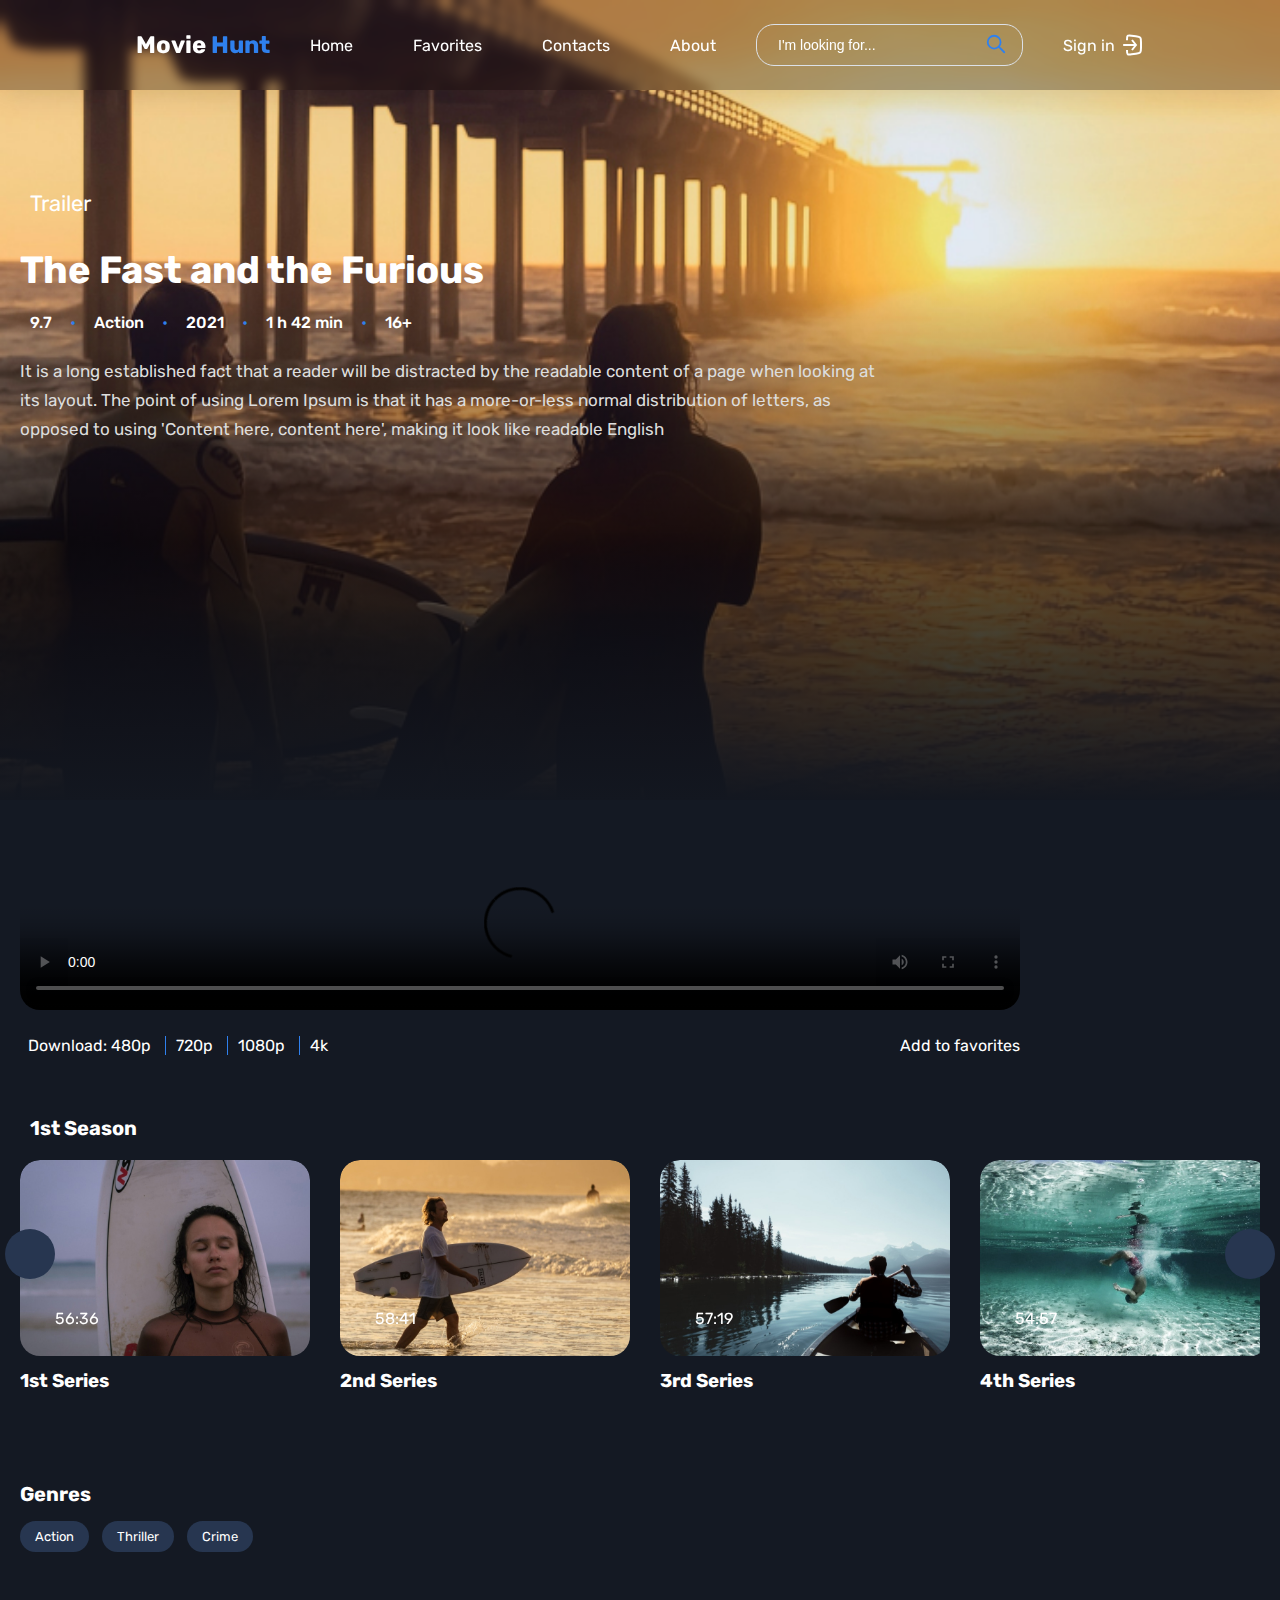
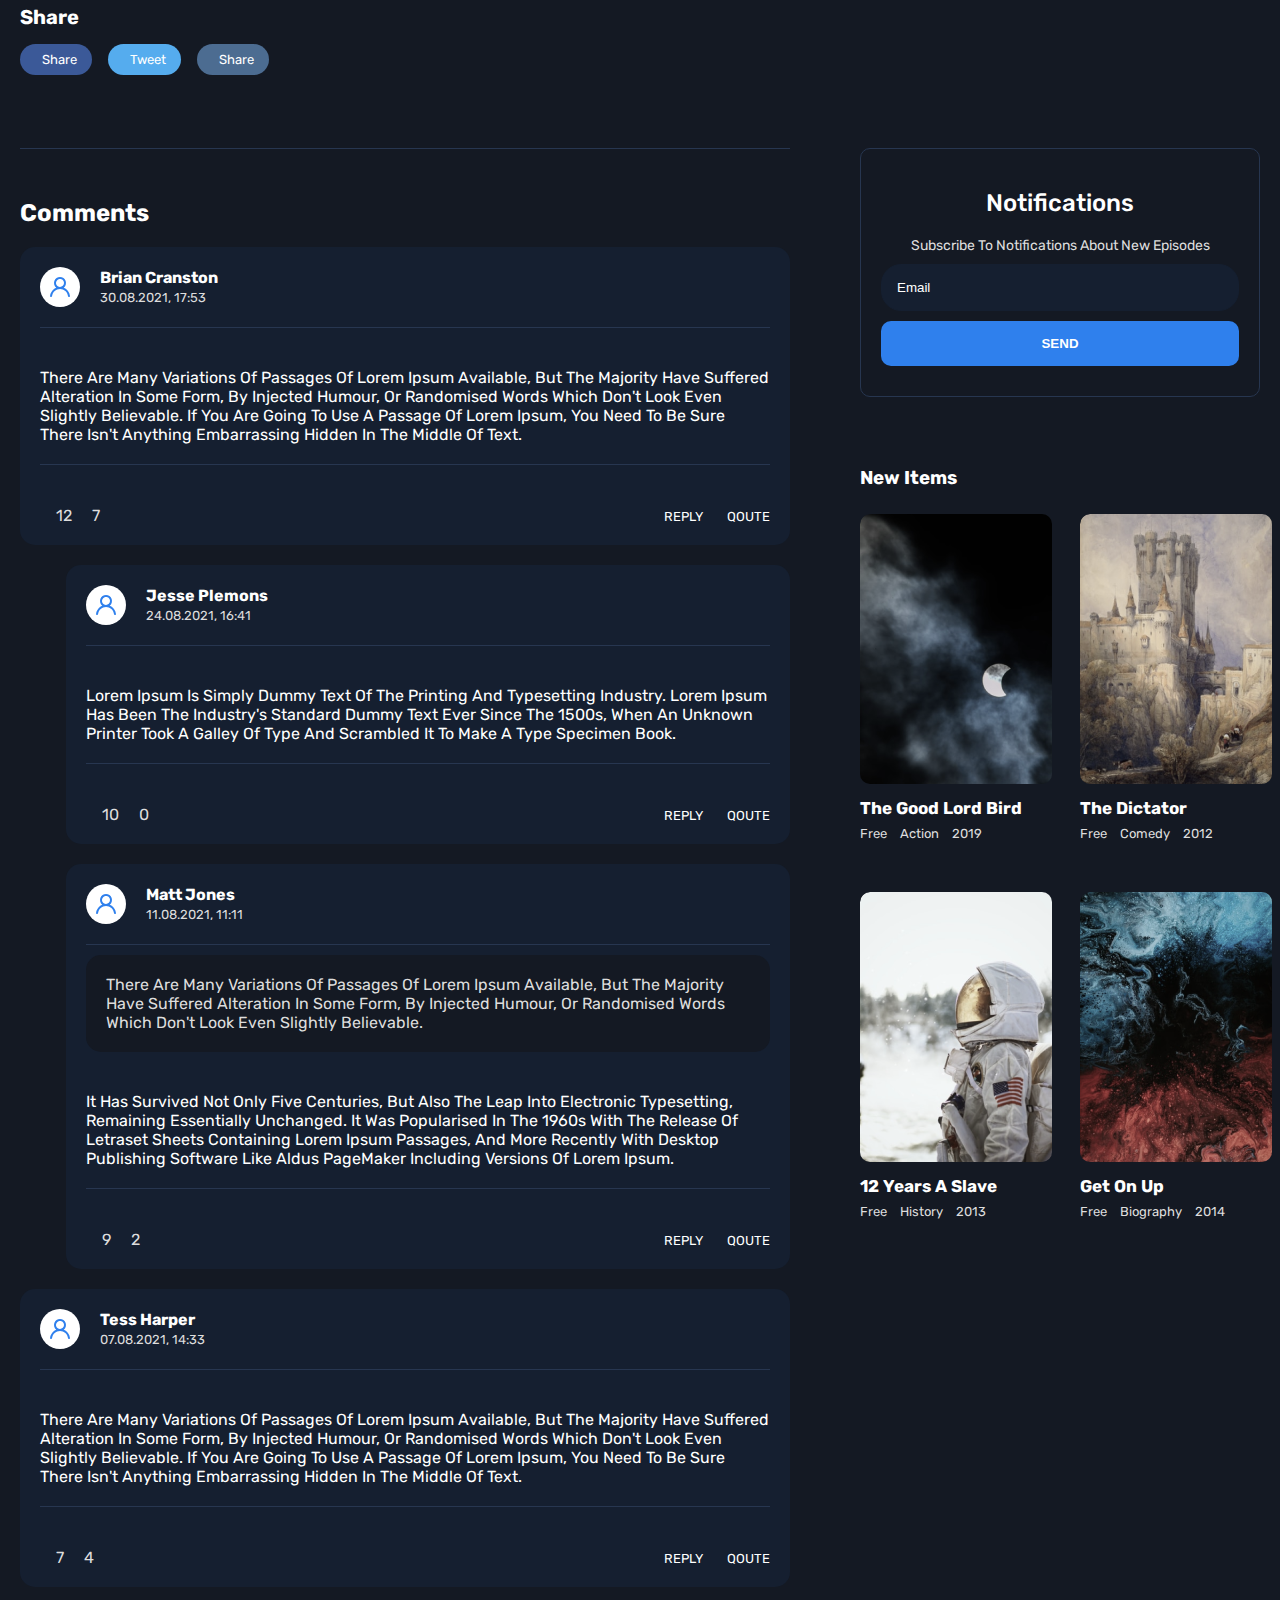
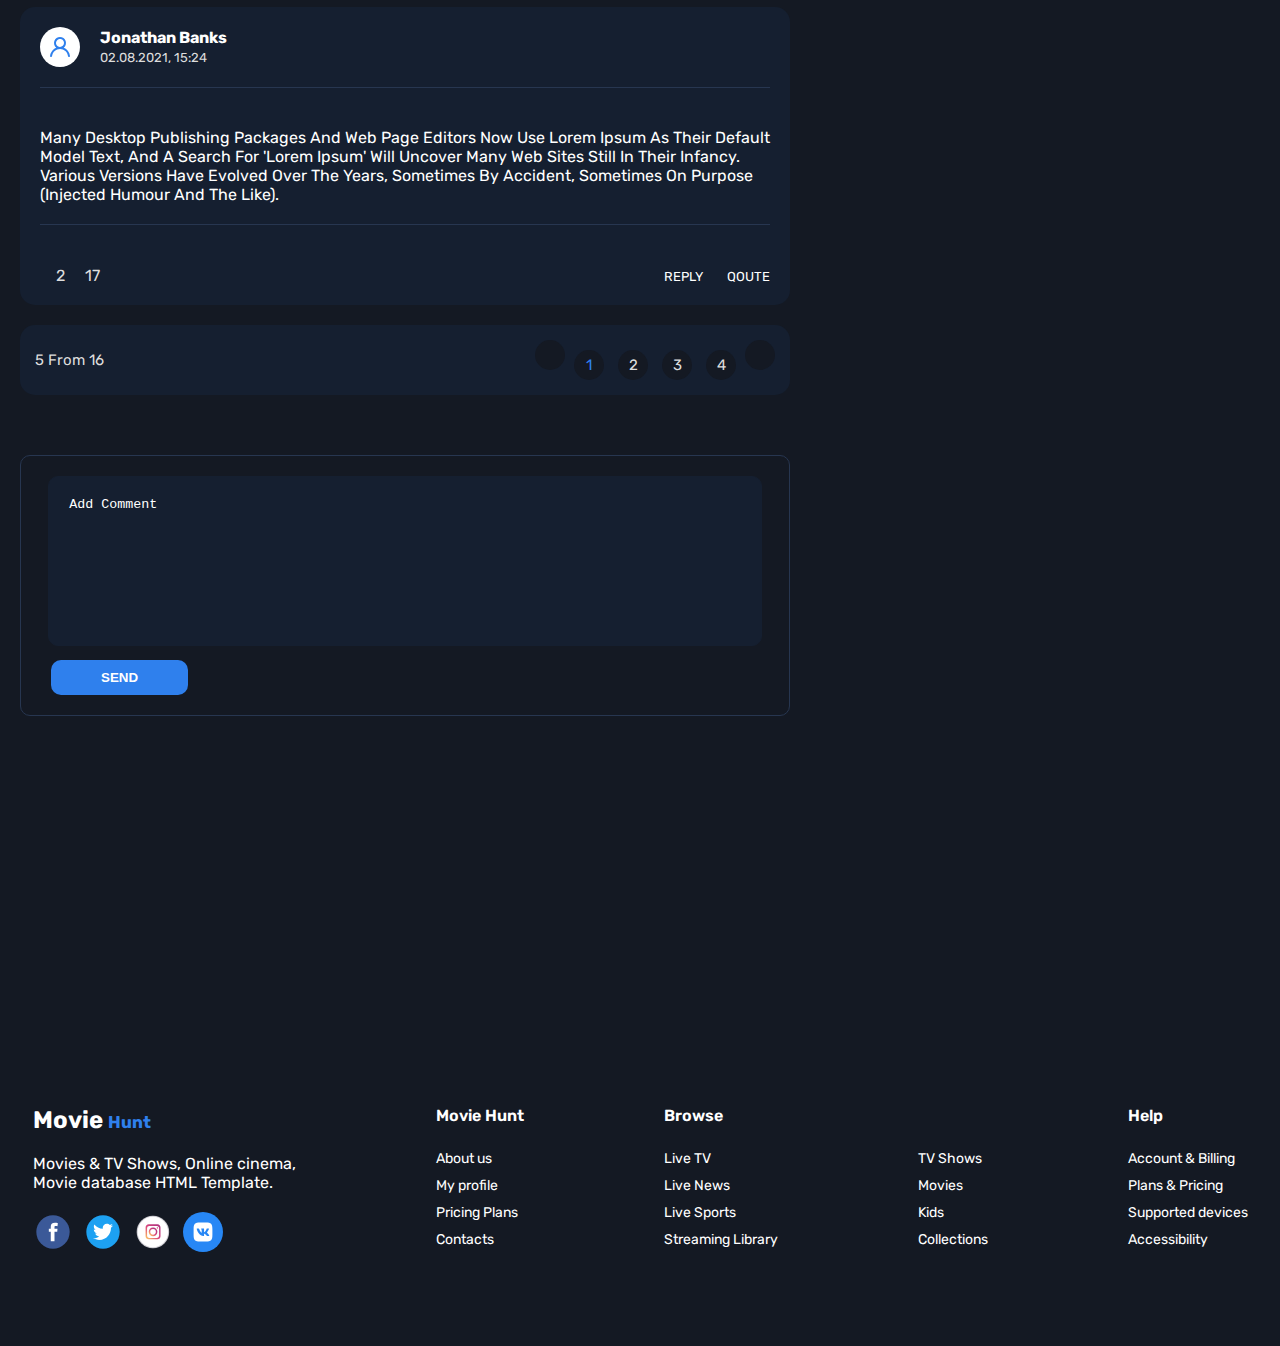
<file: pages/details.html>
<!DOCTYPE html>
<html lang="en">
  <head>
    <meta charset="UTF-8" />
    <meta name="viewport" content="width=device-width, initial-scale=1.0" />
    <title>Details</title>
    <link rel="stylesheet" href="../assets/styles/footer.css">
    <link
      rel="stylesheet"
      href="https://cdnjs.cloudflare.com/ajax/libs/font-awesome/6.6.0/css/all.min.css"
      integrity="sha512-Kc323vGBEqzTmouAECnVceyQqyqdsSiqLQISBL29aUW4U/M7pSPA/gEUZQqv1cwx4OnYxTxve5UMg5GT6L4JJg=="
      crossorigin="anonymous"
      referrerpolicy="no-referrer"
    />
    
    <link rel="stylesheet" href="../assets/styles/details.css" />
    <link rel="stylesheet" href="../assets/styles/header.css">
    <link rel="shortcut icon" href="./img/favicon.png" type="image/x-icon" />
    <link rel="preconnect" href="https://fonts.googleapis.com" />
    <link rel="preconnect" href="https://fonts.gstatic.com" crossorigin />
    <link
      href="https://fonts.googleapis.com/css2?family=Inter:ital,opsz,wght@0,14..32,100..900;1,14..32,100..900&family=Rubik:ital,wght@0,300..900;1,300..900&display=swap"
      rel="stylesheet"
    />
    
  </head>
  <body>
    <!-- Navbar -->
    <header class="header">
      <div class="navbar">
        
          <h2 class="title">Movie <span>Hunt</span></h2>
        
        <ul class="nav-list">
          <li class="nav-item"><a href="../index.html" class="nav-link">Home</a></li>
          <li class="nav-item"><a href="./favorites.html" class="nav-link">Favorites</a></li>
          <li class="nav-item"><a href="./contacts.html" class="nav-link">Contacts</a></li>
          <li class="nav-item"><a href="./about.html" class="nav-link">About</a></li>
        </ul>
        <div class="search-bar">
          <input
            type="text"
            class="search"
            id="search"
            placeholder="I'm looking for..."
          />
          <button class="search-btn">
            <svg
              width="22px"
              height="22px"
              viewBox="0 0 24 24"
              fill="none"
              xmlns="http://www.w3.org/2000/svg"
            >
              <g id="SVGRepo_bgCarrier" stroke-width="0"></g>
              <g
                id="SVGRepo_tracerCarrier"
                stroke-linecap="round"
                stroke-linejoin="round"
              ></g>
              <g id="SVGRepo_iconCarrier">
                <path
                  d="M14.9536 14.9458L21 21M17 10C17 13.866 13.866 17 10 17C6.13401 17 3 13.866 3 10C3 6.13401 6.13401 3 10 3C13.866 3 17 6.13401 17 10Z"
                  stroke="#2f80ed"
                  stroke-width="2"
                  stroke-linecap="round"
                  stroke-linejoin="round"
                ></path>
              </g>
            </svg>
          </button>
        </div>
        <div class="sign-in">
          <button class="drawer-btn" id="drawer-btn"><svg width="20px" height="20px" viewBox="0 0 24 24" fill="none" xmlns="http://www.w3.org/2000/svg"><g id="SVGRepo_bgCarrier" stroke-width="0"></g><g id="SVGRepo_tracerCarrier" stroke-linecap="round" stroke-linejoin="round"></g><g id="SVGRepo_iconCarrier"> <path d="M4 6H20M4 12H20M4 18H20" stroke="#ffffff" stroke-width="2" stroke-linecap="round" stroke-linejoin="round"></path> </g></svg></button>
          <div><a href="./signIn.html" class="nav-link">Sign in</a></div>
          <svg
            width="24px"
            height="24px"
            viewBox="0 0 24 24"
            fill="none"
            xmlns="http://www.w3.org/2000/svg"
          >
            <g id="SVGRepo_bgCarrier" stroke-width="0"></g>
            <g
              id="SVGRepo_tracerCarrier"
              stroke-linecap="round"
              stroke-linejoin="round"
            ></g>
            <g id="SVGRepo_iconCarrier">
              <path
                d="M7 7.13193V6.61204C7 4.46614 7 3.3932 7.6896 2.79511C8.37919 2.19703 9.44136 2.34877 11.5657 2.65224L15.8485 3.26408C18.3047 3.61495 19.5327 3.79039 20.2664 4.63628C21 5.48217 21 6.72271 21 9.20377V14.7962C21 17.2773 21 18.5178 20.2664 19.3637C19.5327 20.2096 18.3047 20.385 15.8485 20.7359L11.5657 21.3478C9.44136 21.6512 8.37919 21.803 7.6896 21.2049C7 20.6068 7 19.5339 7 17.388V17.066"
                stroke="#ffffff"
                stroke-width="2"
              ></path>
              <path
                class="sign-in-logo"
                d="M16 12L16.7809 11.3753L17.2806 12L16.7809 12.6247L16 12ZM4 13C3.44771 13 3 12.5523 3 12C3 11.4477 3.44771 11 4 11V13ZM12.7809 6.3753L16.7809 11.3753L15.2191 12.6247L11.2191 7.6247L12.7809 6.3753ZM16.7809 12.6247L12.7809 17.6247L11.2191 16.3753L15.2191 11.3753L16.7809 12.6247ZM16 13H4V11H16V13Z"
                fill="#ffffff"
              ></path>
            </g>
          </svg>
        </div>
      </div>
    </header>
    <div id="drawer" class="drawer">
      <button class="close" id="close">
        <svg width="25px" height="25px" viewBox="0 0 24 24" fill="none" 
        xmlns="http://www.w3.org/2000/svg"><g id="SVGRepo_bgCarrier" stroke-width="0"></g>
        <g id="SVGRepo_tracerCarrier" stroke-linecap="round" stroke-linejoin="round"></g>
        <g id="SVGRepo_iconCarrier"> 
          <path d="M20.7457 3.32851C20.3552 2.93798 19.722 2.93798 19.3315 3.32851L12.0371 10.6229L4.74275
           3.32851C4.35223 2.93798 3.71906 2.93798 3.32854 3.32851C2.93801 3.71903 2.93801 4.3522 3.32854 4.74272L10.6229 
           12.0371L3.32856 19.3314C2.93803 19.722 2.93803 20.3551 3.32856 20.7457C3.71908 21.1362 4.35225 21.1362 4.74277 
           20.7457L12.0371 13.4513L19.3315 20.7457C19.722 21.1362 20.3552 21.1362 20.7457 20.7457C21.1362 20.3551 21.1362 19.722 
           20.7457 19.3315L13.4513 12.0371L20.7457 4.74272C21.1362 4.3522 21.1362 3.71903 20.7457 3.32851Z" fill="#ffffff"></path> </g></svg>
  
      </button>
      <div class="search-bar">
        <input type="text" class="search" id="search1" placeholder="I'm looking for..." />
        
      </div>
      <ul class="nav-list">
          <li class="nav-item"><a href="../index.html" class="nav-link">Home</a></li>
          <li class="nav-item"><a href="./favorites.html" class="nav-link">Favorites</a></li>
          <li class="nav-item"><a href="./contact.html" class="nav-link">Contacts</a></li>
          <li class="nav-item"><a href="./about.html" class="nav-link">About</a></li>
      </ul>
    </div>
    <!-- Navbar -->

    <section class="hero" id="hero">
      <div class="bg">
        <div class="container">
          <div class="description">
            <div class="play">
              <i class="fa-regular fa-circle-play"></i>
              <span>Trailer</span>
            </div>
            <h1 id="title">The Fast and the Furious</h1>
            <ul id="info">
              <li><i class="fa-regular fa-star"></i>9.7</li>
              <span>• </span>
              <li>Action</li>
              <span>• </span>
              <li>2021</li>
              <span>• </span>
              <li>1 h 42 min</li>
              <span>• </span>
              <li>16+</li>
            </ul>
            <p id="overview">
              It is a long established fact that a reader will be distracted by
              the readable content of a page when looking at its layout. The
              point of using Lorem Ipsum is that it has a more-or-less normal
              distribution of letters, as opposed to using 'Content here,
              content here', making it look like readable English
            </p>
          </div>
        </div>
      </div>
    </section>

    <section class="video-player">
      <div class="container">
        <video
          width="1000px"
          controls
          loop
          poster="https://cdn.plyr.io/static/demo/View_From_A_Blue_Moon_Trailer-HD.jpg"
          data-poster="https://cdn.plyr.io/static/demo/View_From_A_Blue_Moon_Trailer-HD.jpg"
          src="https://cdn.plyr.io/static/demo/View_From_A_Blue_Moon_Trailer-1080p.mp4"
        ></video>
        <div class="video-actions">
          <div class="sources">
            <i class="fa-solid fa-download"></i>
            <span>Download:</span>
            <a href="#">
              <span style="border: 0">480p</span>
            </a>
            <a href="#">
              <span>720p</span>
            </a>
            <a href="#">
              <span>1080p</span>
            </a>
            <a href="#">
              <span>4k</span>
            </a>
          </div>
          <div class="addFavorites">
            <a href="#" id="fav-btn">
              <i class="fa-regular fa-bookmark"></i>
              <span>Add to favorites</span>
            </a>
          </div>
        </div>
      </div>
    </section>

    <section class="gallerySection">
      <div class="container">
        <div class="heading">
          <i class="fa-solid fa-film"></i>
          <h3>1st season</h3>
        </div>
        <i class="fa-solid fa-arrow-left arrow" id="left-arrow"></i>
        <div class="gallery-wrapper">
          <div class="gallery">
            <div class="card">
              <div class="img">
                <div class="btnPlay">
                  <i class="fa-regular fa-circle-play"></i>
                  <span>56:36</span>
                </div>
                <img src="./img/1.jpg" draggable="false" alt="series one" />
              </div>
              <h3>1st series</h3>
            </div>
            <div class="card">
              <div class="img">
                <div class="btnPlay">
                  <i class="fa-regular fa-circle-play"></i>
                  <span>58:41</span>
                </div>
                <img src="./img/2.jpg" draggable="false" alt="series two" />
              </div>
              <h3>2nd series</h3>
            </div>
            <div class="card">
              <div class="img">
                <div class="btnPlay">
                  <i class="fa-regular fa-circle-play"></i>
                  <span>57:19</span>
                </div>
                <img src="./img/3.jpg" draggable="false" alt="series three" />
              </div>
              <h3>3rd series</h3>
            </div>
            <div class="card">
              <div class="img">
                <div class="btnPlay">
                  <i class="fa-regular fa-circle-play"></i>
                  <span>54:57</span>
                </div>
                <img src="./img/4.jpg" draggable="false" alt="series four" />
              </div>
              <h3>4th series</h3>
            </div>
            <div class="card">
              <div class="img">
                <div class="btnPlay">
                  <i class="fa-regular fa-circle-play"></i>
                  <span>53:52</span>
                </div>
                <img src="./img/5.jpg" draggable="false" alt="series five" />
              </div>
              <h3>5th series</h3>
            </div>
            <div class="card">
              <div class="img">
                <div class="btnPlay">
                  <i class="fa-regular fa-circle-play"></i>
                  <span>59:37</span>
                </div>
                <img src="./img/6.jpg" draggable="false" alt="series six" />
              </div>
              <h3>6th series</h3>
            </div>
          </div>
        </div>
        <i class="fa-solid fa-arrow-right arrow" id="right-arrow"></i>
      </div>
    </section>

    <section class="genres">
      <div class="container">
        <h4>Genres</h4>
        <div class="movie-type">
          <a href="#">
            <span>action</span>
          </a>
          <a href="#">
            <span>thriller</span>
          </a>
          <a href="#">
            <span>crime</span>
          </a>
        </div>
      </div>
    </section>

    <section class="shareSic">
      <div class="container">
        <h4>share</h4>
        <div class="share">
          <a href="#">
            <span>
              <i class="fa-brands fa-facebook"></i>
              share</span
            >
          </a>
          <a href="#">
            <span>
              <i class="fa-brands fa-twitter"></i>
              tweet</span
            >
          </a>
          <a href="#">
            <span>
              <i class="fa-solid fa-share"></i>
              share</span
            >
          </a>
        </div>
      </div>
    </section>

    <section class="commentSection">
      <div class="container">
        <div class="row">
          <div class="comment">
            <div class="heading">
              <h2>comments</h2>
            </div>
            <div class="qoutes">
              <div class="qoute">
                <div class="name">
                  <img src="./img/avatar.svg" draggable="false" alt="person" />
                  <div>
                    <h4>Brian Cranston</h4>
                    <span>30.08.2021, 17:53</span>
                  </div>
                </div>
                <p>
                  There are many variations of passages of Lorem Ipsum
                  available, but the majority have suffered alteration in some
                  form, by injected humour, or randomised words which don't look
                  even slightly believable. If you are going to use a passage of
                  Lorem Ipsum, you need to be sure there isn't anything
                  embarrassing hidden in the middle of text.
                </p>
                <div class="qouteActions">
                  <div class="qouteRate">
                    <div class="btn">
                      <i class="fa-regular fa-square-plus"></i> 12
                    </div>
                    <div class="btn">
                      7 <i class="fa-regular fa-square-minus"></i>
                    </div>
                  </div>
                  <div class="qouteBtn">
                    <div class="btn">
                      <a href="#">
                        <i class="fa-solid fa-reply"></i> <span>reply</span>
                      </a>
                    </div>
                    <div class="btn">
                      <a href="#">
                        <i class="fa-solid fa-retweet"></i> <span>qoute</span>
                      </a>
                    </div>
                  </div>
                </div>
              </div>
              <div class="qoute w-90">
                <div class="name">
                  <img src="./img/avatar.svg" draggable="false" alt="person" />
                  <div>
                    <h4>Jesse Plemons</h4>
                    <span>24.08.2021, 16:41 </span>
                  </div>
                </div>
                <p>
                  Lorem Ipsum is simply dummy text of the printing and
                  typesetting industry. Lorem Ipsum has been the industry's
                  standard dummy text ever since the 1500s, when an unknown
                  printer took a galley of type and scrambled it to make a type
                  specimen book.
                </p>
                <div class="qouteActions">
                  <div class="qouteRate">
                    <div class="btn">
                      <i class="fa-regular fa-square-plus"></i> 10
                    </div>
                    <div class="btn">
                      0 <i class="fa-regular fa-square-minus"></i>
                    </div>
                  </div>
                  <div class="qouteBtn">
                    <div class="btn">
                      <a href="#">
                        <i class="fa-solid fa-reply"></i> <span>reply</span>
                      </a>
                    </div>
                    <div class="btn">
                      <a href="#">
                        <i class="fa-solid fa-retweet"></i> <span>qoute</span>
                      </a>
                    </div>
                  </div>
                </div>
              </div>
              <div class="qoute w-90">
                <div class="name">
                  <img src="./img/avatar.svg" draggable="false" alt="person" />
                  <div>
                    <h4>Matt Jones</h4>
                    <span>11.08.2021, 11:11 </span>
                  </div>
                </div>
                <p class="marked">
                  There are many variations of passages of Lorem Ipsum
                  available, but the majority have suffered alteration in some
                  form, by injected humour, or randomised words which don't look
                  even slightly believable.
                </p>
                <p>
                  It has survived not only five centuries, but also the leap
                  into electronic typesetting, remaining essentially unchanged.
                  It was popularised in the 1960s with the release of Letraset
                  sheets containing Lorem Ipsum passages, and more recently with
                  desktop publishing software like Aldus PageMaker including
                  versions of Lorem Ipsum.
                </p>
                <div class="qouteActions">
                  <div class="qouteRate">
                    <div class="btn">
                      <i class="fa-regular fa-square-plus"></i> 9
                    </div>
                    <div class="btn">
                      2 <i class="fa-regular fa-square-minus"></i>
                    </div>
                  </div>
                  <div class="qouteBtn">
                    <div class="btn">
                      <a href="#">
                        <i class="fa-solid fa-reply"></i> <span>reply</span>
                      </a>
                    </div>
                    <div class="btn">
                      <a href="#">
                        <i class="fa-solid fa-retweet"></i> <span>qoute</span>
                      </a>
                    </div>
                  </div>
                </div>
              </div>
              <div class="qoute">
                <div class="name">
                  <img src="./img/avatar.svg" draggable="false" alt="person" />
                  <div>
                    <h4>Tess Harper</h4>
                    <span>07.08.2021, 14:33 </span>
                  </div>
                </div>
                <p>
                  There are many variations of passages of Lorem Ipsum
                  available, but the majority have suffered alteration in some
                  form, by injected humour, or randomised words which don't look
                  even slightly believable. If you are going to use a passage of
                  Lorem Ipsum, you need to be sure there isn't anything
                  embarrassing hidden in the middle of text.
                </p>
                <div class="qouteActions">
                  <div class="qouteRate">
                    <div class="btn">
                      <i class="fa-regular fa-square-plus"></i> 7
                    </div>
                    <div class="btn">
                      4 <i class="fa-regular fa-square-minus"></i>
                    </div>
                  </div>
                  <div class="qouteBtn">
                    <div class="btn">
                      <a href="#">
                        <i class="fa-solid fa-reply"></i> <span>reply</span>
                      </a>
                    </div>
                    <div class="btn">
                      <a href="#">
                        <i class="fa-solid fa-retweet"></i> <span>qoute</span>
                      </a>
                    </div>
                  </div>
                </div>
              </div>
              <div class="qoute">
                <div class="name">
                  <img src="./img/avatar.svg" draggable="false" alt="person" />
                  <div>
                    <h4>Jonathan Banks</h4>
                    <span>02.08.2021, 15:24 </span>
                  </div>
                </div>
                <p>
                  Many desktop publishing packages and web page editors now use
                  Lorem Ipsum as their default model text, and a search for
                  'lorem ipsum' will uncover many web sites still in their
                  infancy. Various versions have evolved over the years,
                  sometimes by accident, sometimes on purpose (injected humour
                  and the like).
                </p>
                <div class="qouteActions">
                  <div class="qouteRate">
                    <div class="btn">
                      <i class="fa-regular fa-square-plus"></i> 2
                    </div>
                    <div class="btn">
                      17 <i class="fa-regular fa-square-minus"></i>
                    </div>
                  </div>
                  <div class="qouteBtn">
                    <div class="btn">
                      <a href="#">
                        <i class="fa-solid fa-reply"></i> <span>reply</span>
                      </a>
                    </div>
                    <div class="btn">
                      <a href="#">
                        <i class="fa-solid fa-retweet"></i> <span>qoute</span>
                      </a>
                    </div>
                  </div>
                </div>
              </div>
              <div class="catalog">
                <div class="catalog-wrapper">
                  <span>5 from 16 </span>
                  <div class="catalog-paginators">
                    <i class="fa-solid fa-arrow-left"></i>
                    <span class="active">1</span>
                    <span>2</span>
                    <span>3</span>
                    <span>4</span>
                    <i class="fa-solid fa-arrow-right"></i>
                  </div>
                </div>
              </div>
              <div class="comments-from">
                <form action="">
                  <textarea
                    name="comment"
                    placeholder="Add Comment"
                    id=""
                  ></textarea>
                </form>
                <button type="submit">SEND</button>
              </div>
            </div>
          </div>
          <div class="sidebar">
            <div class="subscribe">
              <i class="fa-solid fa-envelope-circle-check"></i>
              <h2>Notifications</h2>
              <p>Subscribe to notifications about new episodes</p>
              <form action="">
                <input
                  type="email"
                  name="email"
                  id="email"
                  placeholder="Email"
                />
              </form>
              <button type="submit">SEND</button>
            </div>
            <h3>New items</h3>
            <div class="row">
              <div class="card">
                <div class="img">
                  <div class="card-list">
                    <div class="card-add"><i class="fa-regular fa-bookmark"></i></div>
                    <div class="card-rating">
                      <i class="fa-regular fa-star"></i>
                      <span>8.3</span>
                    </div>
                  </div>
                  <img src="./img/1.png" draggable="false" alt="" />
                </div>
                <h3>The Good Lord Bird</h3>
                <span>Free</span>
                <span>action</span>
                <span>2019</span>
              </div>
              <div class="card">
                <div class="img">
                  <div class="card-list">
                    <div class="card-add"><i class="fa-regular fa-bookmark"></i></div>
                    <div class="card-rating">
                      <i class="fa-regular fa-star"></i>
                      <span>8.1</span>
                    </div>
                  </div>
                  <img src="./img/2.png" draggable="false" alt="" />
                </div>
                <h3>The Dictator</h3>
                <span>Free</span>
                <span>comedy</span>
                <span>2012</span>
              </div>
              <div class="card">
                <div class="img">
                  <div class="card-list">
                    <div class="card-add" id="cardAdd"><i class="fa-regular fa-bookmark"></i></div>
                    <div class="card-rating">
                      <i class="fa-regular fa-star"></i>
                      <span>7.9</span>
                    </div>
                  </div>
                  <img src="./img/3.png" draggable="false" alt="" />
                </div>
                <h3>12 Years a Slave</h3>
                <span>Free</span>
                <span>history</span>
                <span>2013</span>
              </div>
              <div class="card">
                <div class="img">
                  <div class="card-list">
                    <div class="card-add"><i class="fa-regular fa-bookmark"></i></div>
                    <div class="card-rating">
                      <i class="fa-regular fa-star"></i>
                      <span>8.8</span>
                    </div>
                  </div>
                  <img src="./img/4.png" draggable="false" alt="" />
                </div>
                <h3>Get On Up</h3>
                <span>Free</span>
                <span>Biography</span>
                <span>2014</span>
              </div>
            </div>
          </div>
        </div>
      </div>
    </section>

    <!-- Footer -->

    <footer class="footer">
      <div class="footer-content">
  
        <div class="social-col">
          <h2 class="social-icon">Movie <span>Hunt</span></h2>
          <p>Movies & TV Shows, Online cinema,
            <br>
            Movie database HTML Template.
          </p>
          <ul class="social-list">
            <li class="social-item">
              <svg width="40px" height="40px" viewBox="0 0 48 48" fill="none" xmlns="http://www.w3.org/2000/svg">
                <g id="SVGRepo_bgCarrier" stroke-width="0"></g>
                <g id="SVGRepo_tracerCarrier" stroke-linecap="round" stroke-linejoin="round"></g>
                <g id="SVGRepo_iconCarrier">
                  <circle cx="24" cy="24" r="20" fill="#3B5998"></circle>
                  <path fill-rule="evenodd" clip-rule="evenodd"
                    d="M29.315 16.9578C28.6917 16.8331 27.8498 16.74 27.3204 16.74C25.8867 16.74 25.7936 17.3633 25.7936 18.3607V20.1361H29.3774L29.065 23.8137H25.7936V35H21.3063V23.8137H19V20.1361H21.3063V17.8613C21.3063 14.7453 22.7708 13 26.4477 13C27.7252 13 28.6602 13.187 29.8753 13.4363L29.315 16.9578Z"
                    fill="white"></path>
                </g>
              </svg>
            </li>
            <li class="social-item">
              <svg width="40px" height="40px" viewBox="0 0 48 48" fill="none" xmlns="http://www.w3.org/2000/svg">
                <g id="SVGRepo_bgCarrier" stroke-width="0"></g>
                <g id="SVGRepo_tracerCarrier" stroke-linecap="round" stroke-linejoin="round"></g>
                <g id="SVGRepo_iconCarrier">
                  <circle cx="24" cy="24" r="20" fill="#1DA1F2"></circle>
                  <path fill-rule="evenodd" clip-rule="evenodd"
                    d="M36 16.3086C35.1177 16.7006 34.1681 16.9646 33.1722 17.0838C34.1889 16.4742 34.9697 15.5095 35.3368 14.36C34.3865 14.9247 33.3314 15.3335 32.2107 15.5551C31.3123 14.5984 30.0316 14 28.6165 14C25.8975 14 23.6928 16.2047 23.6928 18.9237C23.6928 19.3092 23.7368 19.6852 23.8208 20.046C19.7283 19.8412 16.1005 17.8805 13.6719 14.9015C13.2479 15.6287 13.0055 16.4742 13.0055 17.3766C13.0055 19.0845 13.8735 20.5916 15.1958 21.4747C14.3878 21.4491 13.6295 21.2275 12.9647 20.8587V20.9203C12.9647 23.3066 14.663 25.296 16.9141 25.7496C16.5013 25.8616 16.0661 25.9224 15.6174 25.9224C15.2998 25.9224 14.991 25.8912 14.6902 25.8336C15.3166 27.7895 17.1357 29.2134 19.2899 29.2534C17.6052 30.5733 15.4822 31.3612 13.1751 31.3612C12.7767 31.3612 12.3848 31.338 12 31.2916C14.1791 32.6884 16.7669 33.5043 19.5475 33.5043C28.6037 33.5043 33.5562 26.0016 33.5562 19.4956C33.5562 19.282 33.5522 19.0693 33.5418 18.8589C34.5049 18.1629 35.34 17.2958 36 16.3086Z"
                    fill="white"></path>
                </g>
              </svg>
            </li>
            <li class="social-item">
              <svg width="40px" height="40px" viewBox="0 0 512 512" data-name="Слой 1" id="Слой_1"
                xmlns="http://www.w3.org/2000/svg" xmlns:xlink="http://www.w3.org/1999/xlink" fill="#000000">
                <g id="SVGRepo_bgCarrier" stroke-width="0"></g>
                <g id="SVGRepo_tracerCarrier" stroke-linecap="round" stroke-linejoin="round"></g>
                <g id="SVGRepo_iconCarrier">
                  <defs>
                    <style>
                      .cls-1 {
                        fill: #cdccd2;
                      }
  
                      .cls-2 {
                        fill: #ffffff;
                      }
  
                      .cls-3 {
                        opacity: 0.79;
                      }
  
                      .cls-4 {
                        fill: url(#linear-gradient);
                      }
  
                      .cls-5 {
                        fill: url(#linear-gradient-2);
                      }
  
                      .cls-6 {
                        fill: url(#linear-gradient-3);
                      }
                    </style>
                    <linearGradient gradientUnits="userSpaceOnUse" id="linear-gradient" x1="305.31" x2="318.59"
                      y1="210.09" y2="196.81">
                      <stop offset="0" stop-color="#fbb03b"></stop>
                      <stop offset="0.19" stop-color="#ea6d48"></stop>
                      <stop offset="0.44" stop-color="#d4145a"></stop>
                      <stop offset="0.64" stop-color="#bb0b5b"></stop>
                      <stop offset="0.86" stop-color="#a6035d"></stop>
                      <stop offset="1" stop-color="#9e005d"></stop>
                    </linearGradient>
                    <linearGradient id="linear-gradient-2" x1="172.97" x2="340.88" xlink:href="#linear-gradient"
                      y1="337.59" y2="169.68"></linearGradient>
                    <linearGradient id="linear-gradient-3" x1="217.29" x2="295.71" xlink:href="#linear-gradient"
                      y1="293.12" y2="214.7"></linearGradient>
                  </defs>
                  <title></title>
                  <circle class="cls-1" cx="255" cy="256" r="207.77"></circle>
                  <circle class="cls-2" cx="254.68" cy="256.04" r="194.41"></circle>
                  <g class="cls-3">
                    <circle class="cls-4" cx="311.95" cy="203.45" r="9.39"></circle>
                    <path class="cls-5"
                      d="M313.44,158H201.24C179.51,158,161,175.94,161,197.68v112.2c0,21.73,18.51,39.13,40.24,39.13h112.2c21.74,0,38.56-17.39,38.56-39.13V197.68C352,175.94,335.18,158,313.44,158ZM334,304.42A27.2,27.2,0,0,1,306.43,332H208.26C192.73,332,180,319.94,180,304.42V206.24A28.35,28.35,0,0,1,208.26,178h98.16C322,178,334,190.72,334,206.24v98.17Z">
                    </path>
                    <path class="cls-6"
                      d="M256.5,198.46a55.45,55.45,0,1,0,55.45,55.45A55.45,55.45,0,0,0,256.5,198.46Zm0,91.54a36.09,36.09,0,1,1,36.09-36.09A36.1,36.1,0,0,1,256.5,290Z">
                    </path>
                  </g>
                </g>
              </svg>
            </li>
            <li class="social-item">
              <svg width="40px" height="40px" viewBox="0 0 1024 1024" xmlns="http://www.w3.org/2000/svg" fill="#000000">
                <g id="SVGRepo_bgCarrier" stroke-width="0"></g>
                <g id="SVGRepo_tracerCarrier" stroke-linecap="round" stroke-linejoin="round"></g>
                <g id="SVGRepo_iconCarrier">
                  <circle cx="512" cy="512" r="512" style="fill:#2787f5"></circle>
                  <path
                    d="M585.83 271.5H438.17c-134.76 0-166.67 31.91-166.67 166.67v147.66c0 134.76 31.91 166.67 166.67 166.67h147.66c134.76 0 166.67-31.91 166.67-166.67V438.17c0-134.76-32.25-166.67-166.67-166.67zm74 343.18h-35c-13.24 0-17.31-10.52-41.07-34.62-20.71-20-29.87-22.74-35-22.74-7.13 0-9.17 2-9.17 11.88v31.57c0 8.49-2.72 13.58-25.12 13.58-37 0-78.07-22.4-106.93-64.16-43.45-61.1-55.33-106.93-55.33-116.43 0-5.09 2-9.84 11.88-9.84h35c8.83 0 12.22 4.07 15.61 13.58 17.31 49.9 46.17 93.69 58 93.69 4.41 0 6.45-2 6.45-13.24v-51.6c-1.36-23.76-13.92-25.8-13.92-34.28 0-4.07 3.39-8.15 8.83-8.15h55c7.47 0 10.18 4.07 10.18 12.9v69.58c0 7.47 3.39 10.18 5.43 10.18 4.41 0 8.15-2.72 16.29-10.86 25.12-28.17 43.11-71.62 43.11-71.62 2.38-5.09 6.45-9.84 15.28-9.84h35c10.52 0 12.9 5.43 10.52 12.9-4.41 20.37-47.18 80.79-47.18 80.79-3.73 6.11-5.09 8.83 0 15.61 3.73 5.09 16 15.61 24.1 25.12 14.94 17 26.48 31.23 29.53 41.07 3.45 9.84-1.65 14.93-11.49 14.93z"
                    style="fill:#fff"></path>
                </g>
              </svg>
            </li>
  
          </ul>
        </div>
        <ul class="nav-col">
          <li class="nav-title">Movie Hunt</li>
          <li class="nav-link">About us</li>
          <li class="nav-link">My profile</li>
          <li class="nav-link">Pricing Plans</li>
          <li class="nav-link">Contacts</li>
        </ul>
        <ul class="nav-col">
          <li class="nav-title">Browse</li>
          <li class="nav-link">Live TV</li>
          <li class="nav-link">Live News</li>
          <li class="nav-link">Live Sports</li>
          <li class="nav-link">Streaming Library</li>
        </ul>
        <ul class="nav-col">
          <li class="nav-title"><br></li>
          <li class="nav-link">TV Shows</li>
          <li class="nav-link">Movies</li>
          <li class="nav-link"> Kids</li>
          <li class="nav-link">Collections</li>
        </ul>
        <ul class="nav-col">
          <li class="nav-title">Help</li>
          <li class="nav-link">Account & Billing</li>
          <li class="nav-link">Plans & Pricing</li>
          <li class="nav-link">Supported devices</li>
          <li class="nav-link">Accessibility</li>
        </ul>
      </div>
     
    </footer>
   

    <!-- Footer -->

    <i class="fa-solid fa-arrow-up" id="backToTop"></i>

    <script src="../assets/js/slider.js"></script>
    <script src="../assets/js/details.js"></script>
    <script src="../assets/js/drawer.js"></script>
  </body>
</html>
</file>
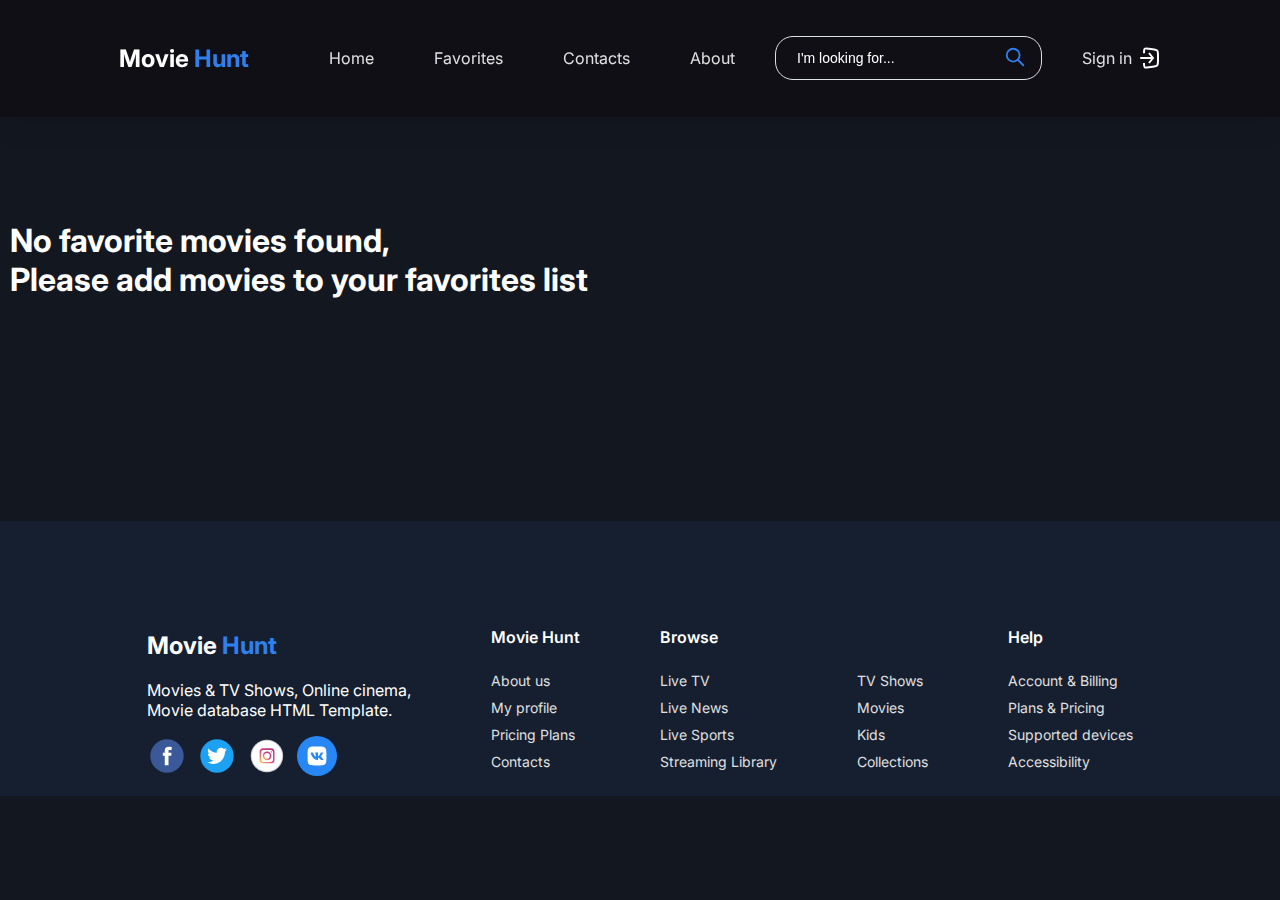
<file: pages/favorites.html>
<!DOCTYPE html>
<html lang="en">
  <head>
    <meta charset="UTF-8" />
    <meta name="viewport" content="width=device-width, initial-scale=1.0" />
    <link rel="stylesheet" href="../assets/styles/app.css" />
    <link rel="shortcut icon" href="./img/favicon.png" type="image/x-icon" />
    <title>Favorites</title>
    <style>
      body {
        overflow: hidden;
      }
    </style>
  </head>
  <body>
    <header class="header">
      <div class="navbar">
        <h2 class="title">Movie <span>Hunt</span></h2>

        <ul class="nav-list">
          <li class="nav-item">
            <a href="../index.html" class="nav-link">Home</a>
          </li>
          <li class="nav-item"><a href="#" class="nav-link">Favorites</a></li>
          <li class="nav-item">
            <a href="./contacts.html" class="nav-link">Contacts</a>
          </li>
          <li class="nav-item">
            <a href="./about.html" class="nav-link">About</a>
          </li>
        </ul>
        <div class="search-bar">
          <input
            type="text"
            class="search"
            id="search"
            placeholder="I'm looking for..."
          />
          <button class="search-btn">
            <svg
              width="22px"
              height="22px"
              viewBox="0 0 24 24"
              fill="none"
              xmlns="http://www.w3.org/2000/svg"
            >
              <g id="SVGRepo_bgCarrier" stroke-width="0"></g>
              <g
                id="SVGRepo_tracerCarrier"
                stroke-linecap="round"
                stroke-linejoin="round"
              ></g>
              <g id="SVGRepo_iconCarrier">
                <path
                  d="M14.9536 14.9458L21 21M17 10C17 13.866 13.866 17 10 17C6.13401 17 3 13.866 3 10C3 6.13401 6.13401 3 10 3C13.866 3 17 6.13401 17 10Z"
                  stroke="#2f80ed"
                  stroke-width="2"
                  stroke-linecap="round"
                  stroke-linejoin="round"
                ></path>
              </g>
            </svg>
          </button>
        </div>
        <div class="sign-in">
          <button class="drawer-btn" id="drawer-btn">
            <svg
              width="20px"
              height="20px"
              viewBox="0 0 24 24"
              fill="none"
              xmlns="http://www.w3.org/2000/svg"
            >
              <g id="SVGRepo_bgCarrier" stroke-width="0"></g>
              <g
                id="SVGRepo_tracerCarrier"
                stroke-linecap="round"
                stroke-linejoin="round"
              ></g>
              <g id="SVGRepo_iconCarrier">
                <path
                  d="M4 6H20M4 12H20M4 18H20"
                  stroke="#ffffff"
                  stroke-width="2"
                  stroke-linecap="round"
                  stroke-linejoin="round"
                ></path>
              </g>
            </svg>
          </button>
          <div><a href="./signIn.html" class="nav-link">Sign in</a></div>
          <svg
            width="24px"
            height="24px"
            viewBox="0 0 24 24"
            fill="none"
            xmlns="http://www.w3.org/2000/svg"
          >
            <g id="SVGRepo_bgCarrier" stroke-width="0"></g>
            <g
              id="SVGRepo_tracerCarrier"
              stroke-linecap="round"
              stroke-linejoin="round"
            ></g>
            <g id="SVGRepo_iconCarrier">
              <path
                d="M7 7.13193V6.61204C7 4.46614 7 3.3932 7.6896 2.79511C8.37919 2.19703 9.44136 2.34877 11.5657 2.65224L15.8485 3.26408C18.3047 3.61495 19.5327 3.79039 20.2664 4.63628C21 5.48217 21 6.72271 21 9.20377V14.7962C21 17.2773 21 18.5178 20.2664 19.3637C19.5327 20.2096 18.3047 20.385 15.8485 20.7359L11.5657 21.3478C9.44136 21.6512 8.37919 21.803 7.6896 21.2049C7 20.6068 7 19.5339 7 17.388V17.066"
                stroke="#ffffff"
                stroke-width="2"
              ></path>
              <path
                class="sign-in-logo"
                d="M16 12L16.7809 11.3753L17.2806 12L16.7809 12.6247L16 12ZM4 13C3.44771 13 3 12.5523 3 12C3 11.4477 3.44771 11 4 11V13ZM12.7809 6.3753L16.7809 11.3753L15.2191 12.6247L11.2191 7.6247L12.7809 6.3753ZM16.7809 12.6247L12.7809 17.6247L11.2191 16.3753L15.2191 11.3753L16.7809 12.6247ZM16 13H4V11H16V13Z"
                fill="#ffffff"
              ></path>
            </g>
          </svg>
        </div>
      </div>
    </header>
    <div id="drawer" class="drawer">
      <button class="close" id="close">
        <svg
          width="25px"
          height="25px"
          viewBox="0 0 24 24"
          fill="none"
          xmlns="http://www.w3.org/2000/svg"
        >
          <g id="SVGRepo_bgCarrier" stroke-width="0"></g>
          <g
            id="SVGRepo_tracerCarrier"
            stroke-linecap="round"
            stroke-linejoin="round"
          ></g>
          <g id="SVGRepo_iconCarrier">
            <path
              d="M20.7457 3.32851C20.3552 2.93798 19.722 2.93798 19.3315 3.32851L12.0371 10.6229L4.74275
         3.32851C4.35223 2.93798 3.71906 2.93798 3.32854 3.32851C2.93801 3.71903 2.93801 4.3522 3.32854 4.74272L10.6229 
         12.0371L3.32856 19.3314C2.93803 19.722 2.93803 20.3551 3.32856 20.7457C3.71908 21.1362 4.35225 21.1362 4.74277 
         20.7457L12.0371 13.4513L19.3315 20.7457C19.722 21.1362 20.3552 21.1362 20.7457 20.7457C21.1362 20.3551 21.1362 19.722 
         20.7457 19.3315L13.4513 12.0371L20.7457 4.74272C21.1362 4.3522 21.1362 3.71903 20.7457 3.32851Z"
              fill="#ffffff"
            ></path>
          </g>
        </svg>
      </button>
      <div class="search-bar">
        <input
          type="text"
          class="search"
          id="search1"
          placeholder="I'm looking for..."
        />
      </div>
      <ul class="nav-list">
        <li class="nav-item">
          <a href="../index.html" class="nav-link">Home</a>
        </li>
        <li class="nav-item"><a href="#" class="nav-link">Favorites</a></li>
        <li class="nav-item">
          <a href="./contact.html" class="nav-link">Contacts</a>
        </li>
        <li class="nav-item">
          <a href="./about.html" class="nav-link">About</a>
        </li>
      </ul>
    </div>
    <div class="cards-cont fav-cards-cont"></div>

    <footer class="footer">
      <div class="footer-content">
        <div class="social-col">
          <h2 class="social-icon">Movie <span>Hunt</span></h2>
          <p>
            Movies & TV Shows, Online cinema,
            <br />
            Movie database HTML Template.
          </p>
          <ul class="social-list">
            <li class="social-item">
              <svg
                width="40px"
                height="40px"
                viewBox="0 0 48 48"
                fill="none"
                xmlns="http://www.w3.org/2000/svg"
              >
                <g id="SVGRepo_bgCarrier" stroke-width="0"></g>
                <g
                  id="SVGRepo_tracerCarrier"
                  stroke-linecap="round"
                  stroke-linejoin="round"
                ></g>
                <g id="SVGRepo_iconCarrier">
                  <circle cx="24" cy="24" r="20" fill="#3B5998"></circle>
                  <path
                    fill-rule="evenodd"
                    clip-rule="evenodd"
                    d="M29.315 16.9578C28.6917 16.8331 27.8498 16.74 27.3204 16.74C25.8867 16.74 25.7936 17.3633 25.7936 18.3607V20.1361H29.3774L29.065 23.8137H25.7936V35H21.3063V23.8137H19V20.1361H21.3063V17.8613C21.3063 14.7453 22.7708 13 26.4477 13C27.7252 13 28.6602 13.187 29.8753 13.4363L29.315 16.9578Z"
                    fill="white"
                  ></path>
                </g>
              </svg>
            </li>
            <li class="social-item">
              <svg
                width="40px"
                height="40px"
                viewBox="0 0 48 48"
                fill="none"
                xmlns="http://www.w3.org/2000/svg"
              >
                <g id="SVGRepo_bgCarrier" stroke-width="0"></g>
                <g
                  id="SVGRepo_tracerCarrier"
                  stroke-linecap="round"
                  stroke-linejoin="round"
                ></g>
                <g id="SVGRepo_iconCarrier">
                  <circle cx="24" cy="24" r="20" fill="#1DA1F2"></circle>
                  <path
                    fill-rule="evenodd"
                    clip-rule="evenodd"
                    d="M36 16.3086C35.1177 16.7006 34.1681 16.9646 33.1722 17.0838C34.1889 16.4742 34.9697 15.5095 35.3368 14.36C34.3865 14.9247 33.3314 15.3335 32.2107 15.5551C31.3123 14.5984 30.0316 14 28.6165 14C25.8975 14 23.6928 16.2047 23.6928 18.9237C23.6928 19.3092 23.7368 19.6852 23.8208 20.046C19.7283 19.8412 16.1005 17.8805 13.6719 14.9015C13.2479 15.6287 13.0055 16.4742 13.0055 17.3766C13.0055 19.0845 13.8735 20.5916 15.1958 21.4747C14.3878 21.4491 13.6295 21.2275 12.9647 20.8587V20.9203C12.9647 23.3066 14.663 25.296 16.9141 25.7496C16.5013 25.8616 16.0661 25.9224 15.6174 25.9224C15.2998 25.9224 14.991 25.8912 14.6902 25.8336C15.3166 27.7895 17.1357 29.2134 19.2899 29.2534C17.6052 30.5733 15.4822 31.3612 13.1751 31.3612C12.7767 31.3612 12.3848 31.338 12 31.2916C14.1791 32.6884 16.7669 33.5043 19.5475 33.5043C28.6037 33.5043 33.5562 26.0016 33.5562 19.4956C33.5562 19.282 33.5522 19.0693 33.5418 18.8589C34.5049 18.1629 35.34 17.2958 36 16.3086Z"
                    fill="white"
                  ></path>
                </g>
              </svg>
            </li>
            <li class="social-item">
              <svg
                width="40px"
                height="40px"
                viewBox="0 0 512 512"
                data-name="Слой 1"
                id="Слой_1"
                xmlns="http://www.w3.org/2000/svg"
                xmlns:xlink="http://www.w3.org/1999/xlink"
                fill="#000000"
              >
                <g id="SVGRepo_bgCarrier" stroke-width="0"></g>
                <g
                  id="SVGRepo_tracerCarrier"
                  stroke-linecap="round"
                  stroke-linejoin="round"
                ></g>
                <g id="SVGRepo_iconCarrier">
                  <defs>
                    <style>
                      .cls-1 {
                        fill: #cdccd2;
                      }

                      .cls-2 {
                        fill: #ffffff;
                      }

                      .cls-3 {
                        opacity: 0.79;
                      }

                      .cls-4 {
                        fill: url(#linear-gradient);
                      }

                      .cls-5 {
                        fill: url(#linear-gradient-2);
                      }

                      .cls-6 {
                        fill: url(#linear-gradient-3);
                      }
                    </style>
                    <linearGradient
                      gradientUnits="userSpaceOnUse"
                      id="linear-gradient"
                      x1="305.31"
                      x2="318.59"
                      y1="210.09"
                      y2="196.81"
                    >
                      <stop offset="0" stop-color="#fbb03b"></stop>
                      <stop offset="0.19" stop-color="#ea6d48"></stop>
                      <stop offset="0.44" stop-color="#d4145a"></stop>
                      <stop offset="0.64" stop-color="#bb0b5b"></stop>
                      <stop offset="0.86" stop-color="#a6035d"></stop>
                      <stop offset="1" stop-color="#9e005d"></stop>
                    </linearGradient>
                    <linearGradient
                      id="linear-gradient-2"
                      x1="172.97"
                      x2="340.88"
                      xlink:href="#linear-gradient"
                      y1="337.59"
                      y2="169.68"
                    ></linearGradient>
                    <linearGradient
                      id="linear-gradient-3"
                      x1="217.29"
                      x2="295.71"
                      xlink:href="#linear-gradient"
                      y1="293.12"
                      y2="214.7"
                    ></linearGradient>
                  </defs>
                  <title></title>
                  <circle class="cls-1" cx="255" cy="256" r="207.77"></circle>
                  <circle
                    class="cls-2"
                    cx="254.68"
                    cy="256.04"
                    r="194.41"
                  ></circle>
                  <g class="cls-3">
                    <circle
                      class="cls-4"
                      cx="311.95"
                      cy="203.45"
                      r="9.39"
                    ></circle>
                    <path
                      class="cls-5"
                      d="M313.44,158H201.24C179.51,158,161,175.94,161,197.68v112.2c0,21.73,18.51,39.13,40.24,39.13h112.2c21.74,0,38.56-17.39,38.56-39.13V197.68C352,175.94,335.18,158,313.44,158ZM334,304.42A27.2,27.2,0,0,1,306.43,332H208.26C192.73,332,180,319.94,180,304.42V206.24A28.35,28.35,0,0,1,208.26,178h98.16C322,178,334,190.72,334,206.24v98.17Z"
                    ></path>
                    <path
                      class="cls-6"
                      d="M256.5,198.46a55.45,55.45,0,1,0,55.45,55.45A55.45,55.45,0,0,0,256.5,198.46Zm0,91.54a36.09,36.09,0,1,1,36.09-36.09A36.1,36.1,0,0,1,256.5,290Z"
                    ></path>
                  </g>
                </g>
              </svg>
            </li>
            <li class="social-item">
              <svg
                width="40px"
                height="40px"
                viewBox="0 0 1024 1024"
                xmlns="http://www.w3.org/2000/svg"
                fill="#000000"
              >
                <g id="SVGRepo_bgCarrier" stroke-width="0"></g>
                <g
                  id="SVGRepo_tracerCarrier"
                  stroke-linecap="round"
                  stroke-linejoin="round"
                ></g>
                <g id="SVGRepo_iconCarrier">
                  <circle
                    cx="512"
                    cy="512"
                    r="512"
                    style="fill: #2787f5"
                  ></circle>
                  <path
                    d="M585.83 271.5H438.17c-134.76 0-166.67 31.91-166.67 166.67v147.66c0 134.76 31.91 166.67 166.67 166.67h147.66c134.76 0 166.67-31.91 166.67-166.67V438.17c0-134.76-32.25-166.67-166.67-166.67zm74 343.18h-35c-13.24 0-17.31-10.52-41.07-34.62-20.71-20-29.87-22.74-35-22.74-7.13 0-9.17 2-9.17 11.88v31.57c0 8.49-2.72 13.58-25.12 13.58-37 0-78.07-22.4-106.93-64.16-43.45-61.1-55.33-106.93-55.33-116.43 0-5.09 2-9.84 11.88-9.84h35c8.83 0 12.22 4.07 15.61 13.58 17.31 49.9 46.17 93.69 58 93.69 4.41 0 6.45-2 6.45-13.24v-51.6c-1.36-23.76-13.92-25.8-13.92-34.28 0-4.07 3.39-8.15 8.83-8.15h55c7.47 0 10.18 4.07 10.18 12.9v69.58c0 7.47 3.39 10.18 5.43 10.18 4.41 0 8.15-2.72 16.29-10.86 25.12-28.17 43.11-71.62 43.11-71.62 2.38-5.09 6.45-9.84 15.28-9.84h35c10.52 0 12.9 5.43 10.52 12.9-4.41 20.37-47.18 80.79-47.18 80.79-3.73 6.11-5.09 8.83 0 15.61 3.73 5.09 16 15.61 24.1 25.12 14.94 17 26.48 31.23 29.53 41.07 3.45 9.84-1.65 14.93-11.49 14.93z"
                    style="fill: #fff"
                  ></path>
                </g>
              </svg>
            </li>
          </ul>
        </div>
        <ul class="nav-col">
          <li class="nav-title">Movie Hunt</li>
          <li class="nav-link">About us</li>
          <li class="nav-link">My profile</li>
          <li class="nav-link">Pricing Plans</li>
          <li class="nav-link">Contacts</li>
        </ul>
        <ul class="nav-col">
          <li class="nav-title">Browse</li>
          <li class="nav-link">Live TV</li>
          <li class="nav-link">Live News</li>
          <li class="nav-link">Live Sports</li>
          <li class="nav-link">Streaming Library</li>
        </ul>
        <ul class="nav-col">
          <li class="nav-title"><br /></li>
          <li class="nav-link">TV Shows</li>
          <li class="nav-link">Movies</li>
          <li class="nav-link">Kids</li>
          <li class="nav-link">Collections</li>
        </ul>
        <ul class="nav-col">
          <li class="nav-title">Help</li>
          <li class="nav-link">Account & Billing</li>
          <li class="nav-link">Plans & Pricing</li>
          <li class="nav-link">Supported devices</li>
          <li class="nav-link">Accessibility</li>
        </ul>
      </div>
    </footer>

    <script src="../assets/js/favorites.js"></script>
    <script src="../assets/js/drawer.js"></script>
  </body>
</html>
</file>
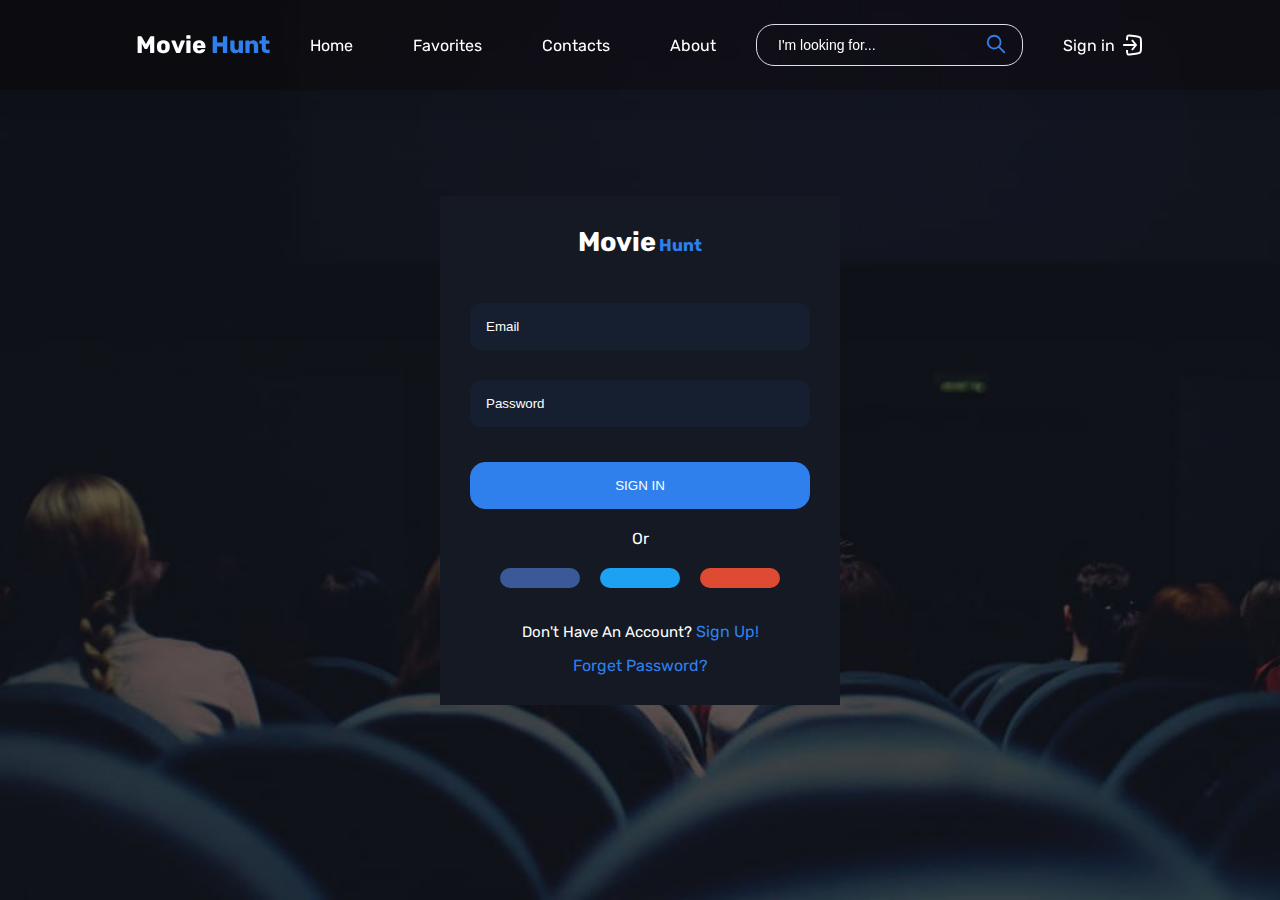
<file: pages/signIn.html>
<!DOCTYPE html>
<html lang="en">
  <head>
    <meta charset="UTF-8" />
    <meta name="viewport" content="width=device-width, initial-scale=1.0" />
    <title>Sign In</title>
    <link rel="stylesheet" href="../assets/styles/header.css">
    <link
      rel="stylesheet"
      href="https://cdnjs.cloudflare.com/ajax/libs/font-awesome/6.6.0/css/all.min.css"
      integrity="sha512-Kc323vGBEqzTmouAECnVceyQqyqdsSiqLQISBL29aUW4U/M7pSPA/gEUZQqv1cwx4OnYxTxve5UMg5GT6L4JJg=="
      crossorigin="anonymous"
      referrerpolicy="no-referrer"
    />
    <link rel="stylesheet" href="../assets/styles/signIn.css" />
    <link rel="shortcut icon" href="./img/favicon.png" type="image/x-icon" />
    <link rel="preconnect" href="https://fonts.googleapis.com" />
    <link rel="preconnect" href="https://fonts.gstatic.com" crossorigin />
    
    <link
      href="https://fonts.googleapis.com/css2?family=Inter:ital,opsz,wght@0,14..32,100..900;1,14..32,100..900&family=Rubik:ital,wght@0,300..900;1,300..900&display=swap"
      rel="stylesheet"
    />
  <body>
    <header class="header">
      <div class="navbar">
        
          <h2 class="title">Movie <span>Hunt</span></h2>
        
        <ul class="nav-list">
          <li class="nav-item"><a href="../index.html" class="nav-link">Home</a></li>
          <li class="nav-item"><a href="./favorites.html" class="nav-link">Favorites</a></li>
          <li class="nav-item"><a href="./contacts.html" class="nav-link">Contacts</a></li>
          <li class="nav-item"><a href="./about.html" class="nav-link">About</a></li>
        </ul>
        <div class="search-bar">
          <input
            type="text"
            class="search"
            id="search"
            placeholder="I'm looking for..."
          />
          <button class="search-btn">
            <svg
              width="22px"
              height="22px"
              viewBox="0 0 24 24"
              fill="none"
              xmlns="http://www.w3.org/2000/svg"
            >
              <g id="SVGRepo_bgCarrier" stroke-width="0"></g>
              <g
                id="SVGRepo_tracerCarrier"
                stroke-linecap="round"
                stroke-linejoin="round"
              ></g>
              <g id="SVGRepo_iconCarrier">
                <path
                  d="M14.9536 14.9458L21 21M17 10C17 13.866 13.866 17 10 17C6.13401 17 3 13.866 3 10C3 6.13401 6.13401 3 10 3C13.866 3 17 6.13401 17 10Z"
                  stroke="#2f80ed"
                  stroke-width="2"
                  stroke-linecap="round"
                  stroke-linejoin="round"
                ></path>
              </g>
            </svg>
          </button>
        </div>
        <div class="sign-in">
          <button class="drawer-btn" id="drawer-btn"><svg width="20px" height="20px" viewBox="0 0 24 24" fill="none" xmlns="http://www.w3.org/2000/svg"><g id="SVGRepo_bgCarrier" stroke-width="0"></g><g id="SVGRepo_tracerCarrier" stroke-linecap="round" stroke-linejoin="round"></g><g id="SVGRepo_iconCarrier"> <path d="M4 6H20M4 12H20M4 18H20" stroke="#ffffff" stroke-width="2" stroke-linecap="round" stroke-linejoin="round"></path> </g></svg></button>
          <div><a href="./signIn.html" class="nav-link">Sign in</a></div>
          <svg
            width="24px"
            height="24px"
            viewBox="0 0 24 24"
            fill="none"
            xmlns="http://www.w3.org/2000/svg"
          >
            <g id="SVGRepo_bgCarrier" stroke-width="0"></g>
            <g
              id="SVGRepo_tracerCarrier"
              stroke-linecap="round"
              stroke-linejoin="round"
            ></g>
            <g id="SVGRepo_iconCarrier">
              <path
                d="M7 7.13193V6.61204C7 4.46614 7 3.3932 7.6896 2.79511C8.37919 2.19703 9.44136 2.34877 11.5657 2.65224L15.8485 3.26408C18.3047 3.61495 19.5327 3.79039 20.2664 4.63628C21 5.48217 21 6.72271 21 9.20377V14.7962C21 17.2773 21 18.5178 20.2664 19.3637C19.5327 20.2096 18.3047 20.385 15.8485 20.7359L11.5657 21.3478C9.44136 21.6512 8.37919 21.803 7.6896 21.2049C7 20.6068 7 19.5339 7 17.388V17.066"
                stroke="#ffffff"
                stroke-width="2"
              ></path>
              <path
                class="sign-in-logo"
                d="M16 12L16.7809 11.3753L17.2806 12L16.7809 12.6247L16 12ZM4 13C3.44771 13 3 12.5523 3 12C3 11.4477 3.44771 11 4 11V13ZM12.7809 6.3753L16.7809 11.3753L15.2191 12.6247L11.2191 7.6247L12.7809 6.3753ZM16.7809 12.6247L12.7809 17.6247L11.2191 16.3753L15.2191 11.3753L16.7809 12.6247ZM16 13H4V11H16V13Z"
                fill="#ffffff"
              ></path>
            </g>
          </svg>
        </div>
      </div>
    </header>
    <div id="drawer" class="drawer">
      <button class="close" id="close">
        <svg width="25px" height="25px" viewBox="0 0 24 24" fill="none" 
        xmlns="http://www.w3.org/2000/svg"><g id="SVGRepo_bgCarrier" stroke-width="0"></g>
        <g id="SVGRepo_tracerCarrier" stroke-linecap="round" stroke-linejoin="round"></g>
        <g id="SVGRepo_iconCarrier"> 
          <path d="M20.7457 3.32851C20.3552 2.93798 19.722 2.93798 19.3315 3.32851L12.0371 10.6229L4.74275
           3.32851C4.35223 2.93798 3.71906 2.93798 3.32854 3.32851C2.93801 3.71903 2.93801 4.3522 3.32854 4.74272L10.6229 
           12.0371L3.32856 19.3314C2.93803 19.722 2.93803 20.3551 3.32856 20.7457C3.71908 21.1362 4.35225 21.1362 4.74277 
           20.7457L12.0371 13.4513L19.3315 20.7457C19.722 21.1362 20.3552 21.1362 20.7457 20.7457C21.1362 20.3551 21.1362 19.722 
           20.7457 19.3315L13.4513 12.0371L20.7457 4.74272C21.1362 4.3522 21.1362 3.71903 20.7457 3.32851Z" fill="#ffffff"></path> </g></svg>
  
      </button>
      <div class="search-bar">
        <input type="text" class="search" id="search1" placeholder="I'm looking for..." />
        
      </div>
      <ul class="nav-list">
          <li class="nav-item"><a href="../index.html" class="nav-link">Home</a></li>
          <li class="nav-item"><a href="./favorites.html" class="nav-link">Favorites</a></li>
          <li class="nav-item"><a href="./contact.html" class="nav-link">Contacts</a></li>
          <li class="nav-item"><a href="./about.html" class="nav-link">About</a></li>
      </ul>
    </div>

    <div class="form">
      <form action="">
        <a href="#">
          <h2>Movie <span>Hunt</span></h2>
        </a>
        <input type="email" placeholder="Email" name="email">
        <input type="password" placeholder="Password" name="password">
        <button type="submit">Sign in</button>
        <span class="block">or</span>
        <div class="links">
          <a href="#"><i class="fa-brands fa-facebook-f"></i></a>
          <a href="#"><i class="fa-brands fa-twitter"></i></a>
          <a href="#"><i class="fa-brands fa-google"></i></a>
        </div>
        <span style="display: inline-block;" class="dont-have-acc">Don't have an account?</span>
        <a href="#">Sign up!</a>
        <a href="#" style="display: block;">forget password?</a>
      </form>
    </div>
<script src="../assets/js/drawer.js"></script>
  </body>
</html>
</file>
<file: assets/styles/app.css>
@import url("./header.css");
@import url("./slider.css");
@import url("./card.css");
@import url("./footer.css");

@font-face {
  font-family: "Rubik";
  src: url("../fonts/Rubik/Rubik-VariableFont_wght.ttf");
}
@font-face {
  font-family: "Inter";
  src: url("../fonts/Inter-VariableFont_opsz\,wght.ttf");
}
html {
  scroll-behavior: smooth;
}
:root {
  --bg-color: #131720;
  --secondary-bg-color: #151f30;
  --secondary-color: #2f80ed;
  --dark-bg: #212529;
}

body {
  scroll-behavior: smooth;
  background-color: var(--bg-color);
  padding: 0px;
  margin: 0px;
  box-sizing: border-box;
  font-family: "Inter";
  color: white;
  position: relative;
}
.container {
  margin-inline: auto;
  padding: 10px;
  max-width: 1330px;
  position: relative;
}
.movies-sec {
  margin-top: 60px;
  padding: 24px;
}
.classes-bar {
  max-width: 95%;
  padding-inline: 40px;
  padding-block: 10px;
  background-color: var(--secondary-bg-color);
  border-radius: 20px;
  display: flex;
  align-items: center;
  gap: 50px;
  margin-right: 10px;
  flex-wrap: wrap;
}
.search-sec {
  background: var(--bg-color);
  display: flex;
  align-items: center;
  border-radius: 10px;
  padding-block: 0px;
}
.search-input {
  background-color: var(--bg-color);
  border: none;
  height: 40px;
  border-radius: 10px;
  color: white;
  font-size: 14px;
  padding-inline: 20px;
}

.search-input:focus {
  outline: none;
}
.search-input::placeholder {
  color: white;
}
.search-btn2 {
  border: none;
  margin: 0px;
  display: flex;
  align-items: center;
  font-size: 1rem;
  color: white;
  gap: 5px;
  height: auto;
  background-color: var(--secondary-color);
  cursor: pointer;
  border-radius: 10px;
  padding-inline: 20px;
  padding-block: 10px;
  font-size: 16px;
  transition: 300ms;
  path {
    transition: 300ms;
  }
}
.search-btn2:hover {
  background-color: white;
  color: var(--bg-color);
  path {
    stroke: var(--bg-color);
  }
}
.year {
  height: 40px;
  border: none;
  width: 200px;
  background-color: var(--bg-color);
  color: #e0e0e0;
  padding: 10px;
  border-radius: 10px;
}
option {
  transition: 300ms;
}
option::selection {
  background-color: var(--bg-color);
  color: var(--secondary-color);
  text-shadow: none;
}

.sec-title {
  font-size: 36px;
  font-weight: 500;
}
.plans-sec {
  margin-top: 60px;
  p {
    font-size: 18px;
  }
}
.plans-container {
  display: flex;
  flex-wrap: wrap;
  gap: 30px;
  row-gap: 30px;
}
.plan-card {
  background: var(--secondary-bg-color);
  padding: 30px;
  border-radius: 16px;
  -webkit-font-smoothing: antialiased;
  width: 27%;
  .plan-title {
    font-size: 20px;
    font-weight: 400;
    margin-top: 0px;
    margin-bottom: 20px;
    border-bottom: 1px solid rgba(47, 128, 237, 0.1);
    font-family: "Rubik", sans-serif;
    padding-bottom: 20px;
  }
  .plan-list {
    list-style: none;
    position: relative;
    display: flex;
    flex-direction: column;
    justify-content: flex-start;
    align-items: flex-start;
    font-weight: 400;
    text-align: left;
    padding: 0px;
    gap: 24px;
    line-height: 1.5;
  }
  .plan-item {
    display: flex;
    width: fit-content;
    justify-content: space-between;
    align-items: center;
    gap: 10px;
  }
  .plan-price {
    position: relative;
    z-index: 2;
    font-family: "Rubik", sans-serif;
    font-weight: 500;
    font-size: 36px;
    color: #fff;
    margin-top: 20px;
    padding-top: 20px;
    border-top: 1px solid rgba(47, 128, 237, 0.1);
    display: block;
    line-height: 100%;
    margin-bottom: 0px;
    span {
      font-size: 16px;
    }
  }
  .plan-btn {
    background-color: var(--bg-color);
    border: none;
    display: flex;
    flex-direction: row;
    justify-content: center;
    align-items: center;
    width: 100%;
    height: 60px;
    border-radius: 16px;
    font-size: 14px;
    color: #e0e0e0;
    text-transform: uppercase;
    font-weight: 500;
    font-family: "Rubik";
    margin-top: 20px;
    transition: 300ms;
    cursor: pointer;
  }
  .plan-btn:hover {
    background: var(--secondary-color);
  }
}
.plan-card.premium {
  background: linear-gradient(
    30deg,
    rgba(47, 128, 237, 0.7) 0%,
    rgba(47, 128, 237, 0.9) 100%
  );
  .plan-price {
    border-color: rgba(21, 31, 48, 0.2);
  }
  .plan-title {
    border-color: rgba(21, 31, 48, 0.2);
  }
  .plan-btn:hover {
    background-color: white;
    color: var(--bg-color);
  }
}

.landing-section {
  position: relative;
  width: 100%;
  height: 750px;
  overflow: hidden;
  margin-top: 0px;
  .black-glass {
    border-radius: 0px;
    background: rgba(0, 0, 0, 0.62);
    box-shadow: 0 4px 30px rgba(0, 0, 0, 0.1);
    backdrop-filter: blur(7.6px);
    -webkit-backdrop-filter: blur(7.6px);
    border: 1px solid rgba(0, 0, 0, 0.02);
  }
  .landing-btn {
    padding-inline: 40px;
    padding-block: 20px;
    color: white;
    font-size: 20px;
    font-weight: 500;
    margin-top: 20px;
    border-radius: 30px;
    background: var(--secondary-bg-color);
    border: none;
    transition: 300ms;
  }
  .landing-btn:hover {
    background-color: var(--secondary-color);
    cursor: pointer;
    box-shadow: rgba(3, 102, 214, 0.3) 0px 0px 0px 3px;
  }
}
.landing-content {
  position: relative;
  z-index: 10;
  text-align: center;
  margin-top: 20%;
}
.main-par {
  position: relative;
  z-index: 10;
  font-size: 4rem;
  margin: 0px;
  span {
    color: var(--secondary-color);
  }
}
.landing-img {
  z-index: 0;
  position: absolute;
  width: 100%;
  height: 750px;
}

.fav-cards-cont {
  margin-top: 200px;
  margin-inline: 180px;
  width: 70%;
}

.back-to-top {
  box-sizing: border-box;
  position: fixed;
  display: flex;
  justify-content: center;
  align-items: center;
  right: 50px;
  bottom: 50px;
  z-index: 60;
  padding: 10px;
  border-radius: 50px;
  height: 50px;
  width: 50px;
  background-color: white;
}

@media (max-width: 1440px) {
  .container {
    max-width: 1330px;
  }
  .cards-cont {
    margin-left: 10px;
  }
  .plans-sec {
    width: 100%;
  }
  .plan-card {
    width: 44%;
    order: 2;
  }
  .plan-card.premium {
    width: 50%;
    margin-inline: auto;
    order: 1;
  }
}
@media (max-width: 1300px) {
  .plans-container {
    gap: 10px;
  }
}

@media (min-width: 1200px) {
  .container {
    max-width: 1140px;
    padding-inline: 20px;
  }
  .fav-cards-cont {
    width: 100%;
  }
  .plans-container {
    gap: 10px;
  }
}
@media (max-width: 1440px) {
  .plan-card {
    width: 43%;
  }
}
@media (max-width: 992px) {
  .container {
    max-width: 720px;
    padding-inline: 50px;
  }
  .plan-card {
    width: 40%;
  }
  .classes-bar {
    width: fit-content;
    padding: 20px;
    row-gap: 10px;
    width: 100%;
  }

  .search-btn2 {
    width: 100%;
    text-align: center;
    display: flex;
    justify-content: center;
  }
  .search-sec {
    width: 100%;
  }
  .search-input {
    width: 100%;
  }
  .year {
    width: 100%;
  }
}

@media (max-width: 768px) {
  .landing-section {
    height: 600px;
  }
  .landing-content {
    .main-par {
      font-size: 36px;
      margin-top: 100px;
    }
  }
  .container {
    max-width: 540px;
  }
  .plan-card.premium {
    width: 60%;
  }
  .plan-card {
    width: 60%;
    margin: auto;
  }
  .classes-bar {
    width: fit-content;
    padding: 20px;
    row-gap: 10px;
    width: 100%;
  }

  .search-btn2 {
    width: 100%;
    text-align: center;
    display: flex;
    justify-content: center;
  }
  .search-sec {
    width: 100%;
  }
  .search-input {
    width: 100%;
  }
  .year {
    width: 100%;
  }
  .cards-cont {
    margin-inline: 0px;
    width: 100%;
  }
}

@media (max-width: 576px) {
  .container,
  .container-sm {
    max-width: 100%;
    padding: 0px;
  }
  .plan-card.premium {
    width: 100%;
    margin: 0px;
  }
  .plan-card {
    width: 100%;
    margin: 0px;
  }
  .card {
    width: 41%;
  }
  .movies-sec {
    width: 100%;
    padding: 10px;
  }
  .classes-bar {
    width: 85%;
  }
}
</file>
<file: assets/styles/about.css>
:root {
  --bg-color: #131720;
  --secondary-bg-color: #151f30;
  --secondary-color: #2f80ed;
  --dark-bg: #212529;
}
.desc-sec {
  margin-top: 200px;
  .title {
    font-size: 36px;
    font-weight: 400;
    font-family: "Rubik";
  }
  p {
    font-size: 16px;
    line-height: 30px;
    margin-top: 50px;
  }
}
.step {
  padding: 30px;
  width: 25%;
  background-color: var(--secondary-bg-color);
  border-radius: 16px;
  display: inline-block;
  margin: 10px;
  .title {
    font-weight: 500;
    display: flex;
    align-items: center;

    span {
      font-size: 20px;
      color: white;
      margin-left: 20px;
    }
    .step-number {
      font-size: 24px;
      color: var(--secondary-color);
      height: 50px;
      width: 50px;
      border-radius: 50%;
      background-color: rgba(47, 128, 237, 0.3);
      text-align: center;
      line-height: 50px;
    }
  }
  p {
    margin-top: 20px;
    line-height: 26px;
    font-size: 16px;
    margin-bottom: 0px;
  }
}
@media (max-width: 1440px) {
  .step {
    width: 31%;
    box-sizing: border-box;
    height: 230px;
  }
  .steps-cont {
    display: flex;
    align-items: center;

    gap: 0px;
  }
}
@media (max-width: 1300px) {
  .step {
    height: 250px;
    .title {
      span {
        font-size: 16px;
      }
    }
  }
}

@media (max-width: 1200px) {
  .step {
    width: 31%;
    height: 280px;
  }
}

@media (max-width: 992px) {
  .steps-cont {
    flex-wrap: wrap;
  }
  .step {
    width: 100%;
    height: auto;
    margin-inline: 0;
  }
}

@media (max-width: 768px) {
}

@media (max-width: 576px) {
}
</file>
<file: assets/styles/contacts.css>
:root {
  --bg-color: #131720;
  --secondary-bg-color: #151f30;
  --secondary-color: #2f80ed;
  --dark-bg: #212529;
}
.contacts-sec {
  margin-top: 200px;
  width: 100%;
  .title {
    font-size: 36px;
    font-weight: 400;
    font-family: "Rubik";
  }
  .content {
    display: flex;
    gap: 30px;
    flex-wrap: wrap;
    width: 110%;
    align-items: center;
    .info {
      width: 27%;
      margin-top: -170px;
      .title {
        font-size: 40px;
      }
      p {
        font-size: 18px;
        line-height: 30px;
      }
    }
  }
}

.contact-form {
  display: inline-block;
  padding: 20px;
  border: 1px solid rgb(21, 31, 48);
  width: 70%;
  box-sizing: border-box;
  border-radius: 16px;
  .btn {
    background-color: var(--secondary-color);
    margin: 10px 0px 15px;
    box-sizing: border-box;
    height: 50px;
    text-align: center;
    line-height: 50px;
    color: white;
    font-family: "Inter";
    font-size: 14px;
    font-weight: 500;
    width: 200px;
    border: none;
    border-radius: 16px;
    cursor: pointer;
    transition: all 0.3s ease;
    margin-top: 20px;
    &:hover {
      color: var(--bg-color);
      background-color: white;
    }
  }
}
.input {
  box-sizing: border-box;
  padding: 16px;
  padding-inline: 24px;
  font-size: 14px;
  height: 44px;
  width: 100%;
  margin-top: 20px;
  background-color: var(--secondary-bg-color);
  color: white;
  border: none;
  border-radius: 16px;
  font-family: "Rubik";
  transition: 300ms all ease;
  &::placeholder {
    color: white;
  }
  &:focus {
    outline: none;
    box-shadow: rgba(6, 104, 216, 0.79) 0px 0px 0px 3px;
  }
}
#message {
  height: 150px;
}
#email,
#name {
  width: 48%;

  display: inline-block;
}
#name {
  margin-right: 20px;
}

@media (max-width: 1330px) {
  .content {
    width: 80%;
  }
}
@media (max-width: 1200px) {
  #name,
  #email {
    width: 100%;
  }
  .contact-form {
    width: 60%;
  }
}
@media (max-width: 992px) {
  .contacts-sec {
    margin-left: -20px;
    .title {
      margin-left: 50px;
    }

    .content {
      flex-direction: column;
      padding-inline: 50px;
      width: 80%;
      .info {
        margin-top: 90px;
        width: 100%;
        .title {
          margin-left: 0px;
        }
      }
    }
    .btn {
      width: 100%;
    }
  }
  .contact-form {
    width: 100%;
  }
}
@media (max-width: 768px) {
}
</file>
<file: assets/styles/footer.css>
@font-face{
    font-family: 'Rubik';
    src: url('../fonts/Rubik/Rubik-VariableFont_wght.ttf');
}
@font-face {
    font-family: 'Inter';
    src: url('../fonts/Inter-VariableFont_opsz\,wght.ttf');
}

:root{
    --bg-color:#131720;
    --secondary-bg-color:#151f30;
    --secondary-color:#2f80ed;
    --dark-bg:#212529;
   
}
body{
    background-color: var(--bg-color);
    padding: 0px;
    margin: 0px;
    box-sizing: border-box;
    font-family:'Inter';
    color:white;
    
}
.footer{
    background: var(--secondary-bg-color);
    display: flex;
    flex-direction: row;
    justify-content: center;
    align-items: center;
    padding: 90px;
    margin-top: 200px;
    padding-bottom: 0px;
    
    
    
   
}

.footer-content{
    display: flex;
    gap: 100px; 
    flex-wrap: wrap;
}
.nav-col{
    list-style: none;
    display: flex;
    flex-direction: column;
    gap: 10px;
    .nav-link{
        font-size: 14px;
    }
    .nav-title{
        font-weight: 600;
        margin-bottom: 15px;
        span{
            color: var(--secondary-color);
        }
    }
}
.social-icon{
    span{
        color: var(--secondary-color);
    }
}
.nav-link{
        color: #e0e0e0;

    }
   .social-list{
    display: flex;
    list-style: none;
    gap: 10px;
    padding: 0px;
    transition: 500ms;
    
   }
   .social-item{
    transition: 500ms;
   }
   .social-list:hover{
   
    .social-item{
         opacity: 40%;
        }
        .social-item:hover{
            opacity: 100%;
        }
   }

@media (max-width: 1440px) {
   .footer-content{
    gap: 40px;
   }
}

@media (max-width: 1200px) {
    
       .nav-col{
        padding-left: 0px;
       }

}

@media (max-width: 992px) {
    .footer{
        padding: 20px;
    }
    
}

@media (max-width: 768px) {
   .social-col{
    order: 2;
    width: 100%;
    margin: auto;
    
   }
}

@media (max-width: 576px) {
    
}
</file>
<file: assets/styles/details.css>
@import "./responsiveDetails.css";

:root {
  --main-color: #141923;
  --secondary-color: #151f30;
  --blue: #2f80ed;
}

* {
  padding: 0;
  margin: 0;
  box-sizing: border-box;
}

html {
  scroll-behavior: smooth;
}

body {
  font-family: "Rubik", sans-serif;
  font-size: 1rem;
  background-color: var(--main-color);
  color: #fff;
}

a {
  text-decoration: none;
}

.container {
  padding-right: 15px;
  padding-left: 15px;
  margin-right: auto;
  margin-left: auto;
}

.hero .bg {
  height: 800px;
  background-image: url("../../pages/img/details.jpg");
  background-position: center;
  background-repeat: no-repeat;
  background-size: cover;
  padding-top: 190px;
  position: relative;
  z-index: 1;
}

.hero .bg::after {
  content: "";
  position: absolute;
  bottom: 0;
  left: 0;
  width: 100%;
  height: 65%;
  background: linear-gradient(
    to top,
    rgba(19, 23, 32, 1),
    rgba(0, 0, 0, 0.6),
    transparent
  );
}

.hero .description {
  width: 100%;
  position: relative;
  z-index: 2;
}

.hero .play {
  cursor: pointer;
  display: flex;
  align-items: center;
  gap: 10px;
  transition: 0.3s;
}

.hero .play:hover {
  color: var(--blue);
}

.hero .play i {
  font-size: 40px;
}

.hero .play span {
  font-size: 22px;
}

.hero h1 {
  font-size: 38px;
  margin: 30px 0 20px;
}

.hero ul {
  list-style: none;
  display: flex;
  justify-content: flex-start;
  gap: 18px;
  margin-bottom: 25px;
}

.hero ul li {
  font-weight: 500;
}

.hero ul li i {
  margin-right: 10px;
  color: var(--blue);
}

.hero ul span {
  color: var(--blue);
}

.hero .description p {
  width: 50%;
  color: #ddd;
  line-height: 1.7;
  font-size: 17px;
}

.video-player {
  margin-top: 60px;
}

.video-player video {
  border-radius: 20px;
}

.video-player .video-actions {
  margin-top: 20px;
}

.video-player .video-actions {
  display: flex;
  justify-content: space-between;
  align-items: center;
  flex-wrap: wrap;
  width: 1000px;
}

.video-player .video-actions .sources i {
  font-size: 18px;
  color: var(--blue);
  margin-right: 8px;
}

.video-player .video-actions .sources a {
  color: #fff;
  margin-right: 10px;
  transition: 0.3s;
}

.video-player .video-actions .sources a:hover {
  color: var(--blue);
}

.video-player .video-actions .sources a:not(:first-of-type) {
  border-left: 1px solid var(--blue);
  padding-left: 10px;
}

.video-player .video-actions .addFavorites a {
  color: #fff;
}

.video-player .video-actions .addFavorites a i {
  font-size: 18px;
  color: var(--blue);
  margin-right: 8px;
  transition: 0.3s;
}

.video-player .video-actions .addFavorites a:hover i {
  color: #fff;
}

.gallerySection {
  position: relative;
  padding: 60px 0;
  text-transform: capitalize;
}

.gallerySection .container {
  position: relative;
}

.gallerySection .heading {
  display: flex;
  align-items: center;
  gap: 10px;
  margin-bottom: 20px;
}

.gallerySection .heading i {
  color: var(--blue);
  font-size: 20px;
}

.gallerySection .heading h3 {
  font-size: 20px;
}

.gallery-wrapper {
  overflow: hidden;
  width: 100%;
  max-width: 1300px;
}

.gallery {
  display: flex;
  gap: 20px;
  transition: transform 0.4s ease;
}

.gallery-wrapper .card {
  min-width: 290px;
  margin-right: 10px;
  cursor: pointer;
}

.gallery-wrapper .card:hover .btnPlay i,
.gallery-wrapper .card:hover h3 {
  color: var(--blue);
}

.gallery-wrapper .card:hover .img img {
  transform: scale(1.2);
  filter: blur(1px);
}

.gallerySection .card .img {
  position: relative;
  overflow: hidden;
  border-radius: 20px;
}

.gallerySection .btnPlay {
  position: absolute;
  bottom: 30px;
  left: 30px;
  z-index: 999;
}

.gallerySection .btnPlay i {
  font-size: 25px;
  margin-right: 5px;
  transition: 0.3s;
}

.gallerySection .card .img img {
  border-radius: 20px;
  width: 100%;
  transition: 0.5s;
}

.gallerySection .card h3 {
  margin-top: 10px;
  transition: 0.3s;
}

.arrow {
  position: absolute;
  top: 50%;
  transform: translateY(-50%);
  font-size: 2rem;
  cursor: pointer;
  z-index: 10;
  background-color: #273650;
  width: 50px;
  height: 50px;
  line-height: 50px;
  font-size: 20px;
  border-radius: 50%;
  text-align: center;
  transition: 0.3s;
}

.arrow:hover {
  background-color: var(--blue);
}

#left-arrow {
  left: 0px;
}

#right-arrow {
  right: 0px;
}

.genres {
  text-transform: capitalize;
  padding: 30px 0;
}

.genres h4 {
  font-size: 20px;
  margin-bottom: 20px;
}

.genres .movie-type a {
  color: #fff;
  font-size: 13px;
}

.genres .movie-type span {
  background-color: #273650;
  padding: 8px 15px;
  border-radius: 30px;
  margin-right: 10px;
  transition: 0.3s;
  cursor: pointer;
}

.genres .movie-type span:hover {
  background-color: var(--blue);
}

.shareSic {
  text-transform: capitalize;
  padding: 30px 0;
}

.shareSic h4 {
  font-size: 20px;
  margin-bottom: 20px;
}

.shareSic .share a {
  font-size: 13px;
  color: #fff;
  margin-right: 13px;
  transition: 0.3s;
}

.shareSic .share a:hover span {
  background-color: var(--blue) !important;
}

.shareSic .share span {
  background-color: #3b5998;
  padding: 8px 15px;
  border-radius: 30px;
}

.shareSic .share a:first-child span {
  background-color: #3b5998;
}

.shareSic .share a:nth-child(2) span {
  background-color: #55acee;
}

.shareSic .share a:last-child span {
  background-color: #4c6c91;
}

.shareSic .share a span i {
  margin-right: 7px;
  color: #fff;
}

.commentSection {
  padding: 50px 0;
  text-transform: capitalize;
}

.commentSection .row {
  display: grid;
  grid-template-columns: 1fr 400px;
  grid-column-gap: 70px;
  grid-row-gap: 0px;
}

.commentSection .row .comment {
  flex: 2;
  border-top: 1px solid #273650;
  padding: 50px 0;
}

.commentSection .row .comment .heading {
  display: flex;
  align-items: center;
  gap: 20px;
}

.commentSection .row .comment .heading h2 {
  font-size: 24px;
}

.commentSection .qoutes {
  display: flex;
  align-items: flex-end;
  justify-content: flex-start;
  gap: 20px 0;
  flex-direction: column;
  margin-top: 20px;
}

.commentSection .qoutes .qoute {
  width: 100%;
  padding: 20px 20px 0px;
  background-color: var(--secondary-color);
  border-radius: 15px;
}

.commentSection .qoutes .w-90 {
  width: 94%;
}

.commentSection .qoutes .qoute .name {
  display: flex;
  align-items: center;
  gap: 20px;
  border-bottom: 1px solid #273650;
  padding-bottom: 20px;
}

.commentSection .qoutes .qoute .name img {
  border-radius: 20px;
}

.commentSection .qoutes .qoute .name span {
  font-size: 13px;
  color: #ddd;
}

.commentSection .qoutes .qoute p {
  padding: 20px 0;
  border-bottom: 1px solid #273650;
}

.commentSection .qoutes .qoute p.marked {
  background-color: var(--main-color);
  border: 0;
  padding: 20px;
  margin-top: 10px;
  border-radius: 15px;
  color: #ddd;
}

.commentSection .qouteActions {
  display: flex;
  justify-content: space-between;
  align-items: center;
  padding: 20px 0;
}

.commentSection .qouteActions .qouteRate {
  display: flex;
  align-items: center;
  gap: 20px;
}

.commentSection .qouteActions .qouteRate .btn {
  cursor: pointer;
  color: #ddd !important;
}

.commentSection .qouteActions .qouteRate .btn i {
  font-size: 17px;
  margin: 0 8px;
}

.commentSection .qouteActions .qouteRate .btn i.fa-square-plus {
  color: #217a5a;
  transition: 0.3s;
  opacity: 0.8;
}

.commentSection .qouteActions .qouteRate .btn i.fa-square-plus:hover {
  opacity: 1;
}

.commentSection .qouteActions .qouteRate .btn i.fa-square-minus {
  color: #c44d50;
  transition: 0.3s;
  opacity: 0.8;
}

.commentSection .qouteActions .qouteRate .btn i.fa-square-minus:hover {
  opacity: 1;
}

.commentSection .qouteActions .qouteBtn {
  text-transform: uppercase;
  display: flex;
  align-items: center;
  gap: 17px;
}

.commentSection .qouteActions .qouteBtn .btn a {
  color: #fff;
}

.commentSection .qouteActions .qouteBtn .btn a span {
  font-size: 15px;
  transition: 0.3s;
  margin-left: 7px;
  font-size: 13px;
}

.commentSection .qouteActions .qouteBtn .btn a span:hover {
  color: var(--blue);
}

.commentSection .qouteActions .qouteBtn .btn i {
  color: var(--blue);
}

.commentSection .qouteActions .qouteBtn .btn:first-child i {
  transform: scaleX(-1);
}

.catalog {
  width: 100%;
  padding: 15px;
  background-color: var(--secondary-color);
  border-radius: 15px;
}

.catalog .catalog-wrapper {
  display: flex;
  justify-content: space-between;
  align-items: center;
}

.catalog .catalog-wrapper span {
  font-size: 15px;
  color: #ddd;
}

.catalog .catalog-wrapper .catalog-paginators span {
  margin: 0 5px;
}

.catalog .catalog-wrapper .catalog-paginators span.active {
  color: var(--blue);
}

.catalog .catalog-wrapper .catalog-paginators i,
.catalog .catalog-wrapper .catalog-paginators span {
  display: inline-block;
  background-color: var(--main-color);
  text-align: center;
  border-radius: 50%;
  width: 30px;
  height: 30px;
  line-height: 30px;
  cursor: pointer;
  transition: 0.3s;
}

.catalog .catalog-wrapper .catalog-paginators i:hover,
.catalog .catalog-wrapper .catalog-paginators span:hover {
  color: var(--blue);
}

.comments-from {
  margin-top: 40px;
  padding: 20px;
  background-color: var(--main-color);
  border: 1px solid #273650;
  border-radius: 10px;
  width: 100%;
}

.comments-from form {
  width: 98%;
  height: 170px;
  margin: 0 auto;
}
.comments-from form textarea {
  border-radius: 10px;
  border: 1px solid var(--secondary-color);
  outline: 0;
  width: 100%;
  height: 100%;
  resize: none;
  padding: 20px;
  background-color: var(--secondary-color);
  caret-color: #fff;
  color: #fff;
  transition: 0.3s;
}

.comments-from form textarea:focus {
  border: 1px solid var(--blue);
}

.comments-from form textarea::placeholder {
  color: #fff;
}

.comments-from button {
  background-color: var(--blue);
  padding: 10px 50px;
  color: #fff;
  border-radius: 10px;
  outline: 0;
  border: 0;
  margin: 14px 0 0 10px;
  cursor: pointer;
  transition: 0.3s;
  font-weight: 700;
}

.comments-from button:hover {
  background-color: #fff;
  color: var(--main-color);
}

.commentSection .row .sidebar .subscribe {
  background-color: var(--main-color);
  padding: 30px 20px;
  border: 1px solid #273650;
  text-align: center;
  border-radius: 10px;
  margin-bottom: 70px;
}

.commentSection .row .sidebar .subscribe i {
  font-size: 35px;
  color: var(--blue);
}

.commentSection .row .sidebar .subscribe h2 {
  margin: 10px 0;
  font-weight: 500;
}

.commentSection .row .sidebar .subscribe p {
  color: #ddd;
  font-size: 14px;
  margin-bottom: 10px;
}

.commentSection .row .sidebar .subscribe form input {
  border: 1px solid var(--secondary-color);
  outline: 0;
  width: 100%;
  padding: 15px;
  border-radius: 20px;
  background-color: var(--secondary-color);
  caret-color: #fff;
  color: #fff;
  transition: 0.3s;
}

.commentSection .row .sidebar .subscribe form input:focus {
  border: 1px solid var(--blue);
}

.commentSection .row .sidebar .subscribe form input::placeholder {
  color: #fff;
}

.commentSection .sidebar .subscribe button {
  background-color: var(--blue);
  padding: 15px 0;
  width: 100%;
  color: #fff;
  border-radius: 10px;
  outline: 0;
  border: 0;
  margin-top: 10px;
  font-weight: 700;
  cursor: pointer;
  transition: 0.3s;
}

.commentSection .sidebar .subscribe button:hover {
  background-color: #fff;
  color: var(--main-color);
}

.sidebar .row {
  display: grid;
  grid-template-columns: 50% 50%;
  row-gap: 50px;
  column-gap: 20px;
  margin-top: 25px;
}

.sidebar .row .card:hover .img .card-list {
  opacity: 1 !important;
  z-index: 2;
}

.sidebar .row .card:hover h3 {
  color: var(--blue);
}

.sidebar .row .card:hover img {
  transform: scale(1.1);
  filter: blur(2px);
}

.sidebar .row .card .img {
  overflow: hidden;
  position: relative;
  cursor: pointer;
  border-radius: 10px;
}

.sidebar .row .card .img .card-list {
  position: absolute;
  top: 10px;
  left: 10px;
  display: flex;
  justify-content: space-between;
  align-items: center;
  width: 87%;
  font-size: 15px;
  opacity: 0;
  transition: opacity 1s ease;
}

.sidebar .row .card .img .card-list .card-add,
.sidebar .row .card .img .card-list .card-rating {
  padding: 10px;
  border-radius: 25px;
  text-align: center;
  background-color: var(--secondary-color);
}

.sidebar .row .card .img .card-list .card-add span,
.sidebar .row .card .img .card-list .card-rating span {
  margin: 0;
}

.sidebar .row .card .img img {
  border-radius: 10px;
  transition: 0.4s;
}

.sidebar .row .card h3 {
  font-size: 17px;
  margin: 10px 0 5px;
  transition: 0.3s;
  cursor: pointer;
}

.sidebar .row .card > span {
  font-size: 13px;
  margin-right: 9px;
  color: #ddd;
}

.footer {
  background: var(--main-color);
  display: flex;
  flex-direction: row;
  align-items: center;
  padding: 90px 0;
  margin-top: 200px;
}
.footer-content {
  display: flex;
  gap: 140px;
  flex-wrap: wrap;
}
.nav-col {
  list-style: none;
  display: flex;
  flex-direction: column;
  gap: 10px;
  .nav-link {
    font-size: 14px;
  }
  .nav-title {
    font-weight: 600;
    margin-bottom: 15px;
  }
}
.social-icon {
  span {
    font-size: 17px;
    color: var(--blue);
  }
}

p {
  margin: 20px 0;
}

.nav-link {
  color: #e0e0e0;
}
.social-list {
  display: flex;
  list-style: none;
  gap: 10px;
  padding: 0px;
  transition: 500ms;
}
.social-item {
  transition: 500ms;
}

.social-item svg {
  cursor: pointer;
}
.social-list:hover {
  .social-item {
    opacity: 40%;
  }
  .social-item:hover {
    opacity: 100%;
  }
}

#backToTop {
  text-align: center;
  padding: 17px;
  position: fixed;
  bottom: 30px;
  right: 30px;
  background-color: #fff;
  color: var(--main-color);
  border-radius: 50%;
  font-size: 18px;
  transition: 0.2s;
  cursor: pointer;
  display: none;
}

#backToTop:hover {
  background-color: var(--secondary-color);
  color: #fff;
}
#overview {
  width: 70%;
}
</file>
<file: assets/styles/header.css>
:root{
    --bg-color:#131720;
    --secondary-bg-color:#151f30;
    --blue-color:#2f80ed;
}
.header{
    display: flex;
    justify-content: center;
    position: fixed;
    background: rgba(11, 0, 0, 0.31);
    box-shadow: 0 4px 30px rgba(0, 0, 0, 0.1);
    backdrop-filter: blur(5.9px);
    -webkit-backdrop-filter: blur(5.9px);
    z-index: 20;
    top: 0;
    left: 0;
    right: 0;
   
}
.navbar{
padding-block: 24px;
display: flex;
gap: 100px;
align-items: center;
position:sticky;

}
.title span{
    color: var(--blue-color);
}
.nav-list{
    display: flex;
    font-size: 16px;
    gap:60px;
    list-style: none;
}
.nav-link{
    color: white;
    text-decoration: none;
}
.nav-link:hover{
    transition: 300ms;
    color: var(--blue-color);
    cursor: pointer;
}
.search-bar{
    background-color:inherit;
    display: flex;
    align-items: center;
    border-radius: 18px;
    padding: 5px;
    border: 1px solid #dce1e8;
    
}
.search{
    background: inherit;
    border: none;
    height: 30px;
    border-radius: 10px;
    color: white;
    font-size: 14px;
    padding-inline: 16px;
}
.search:focus{
    outline: none;
}
.search::placeholder{
    color: white;
}
.search-btn{
    background:inherit;
    border: none;
    padding-inline:10px ;
}
.sign-in{
    display: flex;
    gap: 5px;
    align-items: center;
}
.menu-btn{
    display: none;
}
.sign-in:hover{
    
    path.sign-in-logo{
     fill: var(--blue-color);  
     transition: 300ms;
    }
    path{
        stroke: var(--blue-color);
        transition: 300ms;
    }
    color: var(--blue-color);
    .menu-btn path{
        color: white;
    }
}
.drawer{
    display: none;
}
.drawer-btn{
    display: none;
  }
  .close{
   position: absolute;
   right: 20px;
   
   
   background-color:initial;
   font-size: 18px;
   color: white;
   border: none;
  }
@media (max-width: 1440px) {
    .navbar{
        gap: 40px;
    }
  
}

@media (max-width: 1200px) {
   .nav-list{
    display: none;
   } 
    .search-bar{
       display: none; 
    }
    .navbar{
        display: flex;
        justify-content: space-between;
        width: 100%;
        padding-inline:40px;
    }
    .drawer-btn{
        
        border-radius: 50px;
        border: none;
        width: 30px;
        height: 30px;
        margin-right: 10px;
        background-color: var(--bg-color);
        display: flex;
        justify-content: center;
        align-items: center;
        
    }
    .menu-btn:hover{
        color: white;
    }
    .drawer {
        display: block;
        position: fixed;
        left: -350px;
        top: 0;
        width: 300px;
        height: 100%;
        background: rgba(11, 0, 0, 0.31);
        box-shadow: 0 4px 30px rgba(0, 0, 0, 0.1);
        backdrop-filter: blur(5.9px);
        -webkit-backdrop-filter: blur(5.9px);
        color: white;
        padding: 20px;
        transition: left 0.3s ease;
        overflow-y: auto;
        z-index: 20;
        .nav-list{
            display: inline-block;
            margin-left: 20px;
            margin-top: 60px;
            padding: 0px;
            display: flex;
            flex-direction: column;
            
            .nav-link{
            border-bottom: 1px solid #dce1e8;
            display: block;
            width: 90%;
            padding-bottom: 20px;
            transition: padding 0.3s ease;
            }
            .nav-link:hover{
                padding-left: 20px;
            }
            
           
        }
            .search-bar{
                display: flex;
                justify-content:space-between ;
                margin-top: 50px;
                button{
                    background-color: initial;

                }
                input{
                    background-color: initial;

                }
                
            }
      }
      
      .drawer.open {
        left: 0;
        
      }
}

@media (max-width: 992px) {
   
}

@media (max-width: 768px) {
 
}

@media (max-width: 576px) {
    .navbar{
        padding: 10px;
    }
 .title{
    font-size: 18px;
    
 }
 .drawer{
    width: 50%;
    .nav-list{
        padding: 0px;
        margin-left: 0px;
    }
 }
 .sign-in{
    font-size: 14px;
 }
}
</file>
<file: assets/styles/signIn.css>
:root {
  --main-color: #141923;
  --secondary-color: #151f30;
  --blue: #2f80ed;
}

* {
  padding: 0;
  margin: 0;
  box-sizing: border-box;
}

html {
  scroll-behavior: smooth;
}

body {
  font-family: "Rubik", sans-serif;
  font-size: 1rem;
  color: #fff;
  background-image: url("../../pages/img/background.jpeg");
  background-repeat: no-repeat;
  background-size: cover;
  display: flex;
  justify-content: center;
  align-items: center;
  height: 100vh;
}

a {
  text-decoration: none;
  color: #fff;
}

.form {
  background-color: var(--main-color);
  width: 400px;
  text-align: center;
  padding: 30px;
  text-transform: capitalize;
}

.form a h2 {
  word-spacing: -3px;
  font-size: 27px;
  margin-bottom: 30px;
  color: #fff;
}

.form a h2 span {
  color: var(--blue);
  font-size: 17px;
}

.form span.block {
  display: block;
}

.form form input {
  display: inline-block;
  outline: 0;
  border: 1px solid var(--secondary-color);
  background-color: var(--secondary-color);
  width: 100%;
  padding: 15px;
  margin: 15px 0;
  color: #fff;
  border-radius: 10px;
  caret-color: #fff;
  transition: 0.3s;
}

.form form input:focus {
  border: 1px solid var(--blue);
}

.form form input::placeholder {
  color: #fff;
}

.form button {
  display: block;
  width: 100%;
  background-color: var(--blue);
  color: #fff;
  text-transform: uppercase;
  border-radius: 15px;
  border: 1px solid var(--blue);
  padding: 15px 0;
  margin: 20px auto;
  cursor: pointer;
  transition: 0.3s;
}

.form button:hover {
  background-color: #fff;
  border: 1px solid #fff;
  color: var(--main-color);
}

.form .links {
  display: flex;
  align-items: center;
  justify-content: center;
  gap: 20px;
  margin: 20px 0;
}

.form .links a {
  padding: 10px 40px;
  border-radius: 10px;
  transition: 0.3s;
  color: #fff;
}

.form .links a:first-child {
  background-color: #3b5999;
}

.form .links a:first-child:hover {
  background-color: #fff;
  color: #3b5999;
}

.form .links a:nth-child(2) {
  background-color: #1da1f2;
}

.form .links a:nth-child(2):hover {
  background-color: #fff;
  color: #1da1f2;
}

.form .links a:last-child {
  background-color: #df4a32;
}

.form .links a:last-child:hover {
  background-color: #fff;
  color: #df4a32;
}

.form .dont-have-acc {
  margin: 15px 0;
  font-size: 15px;
}

.form a {
  color: var(--blue);
}
</file>
